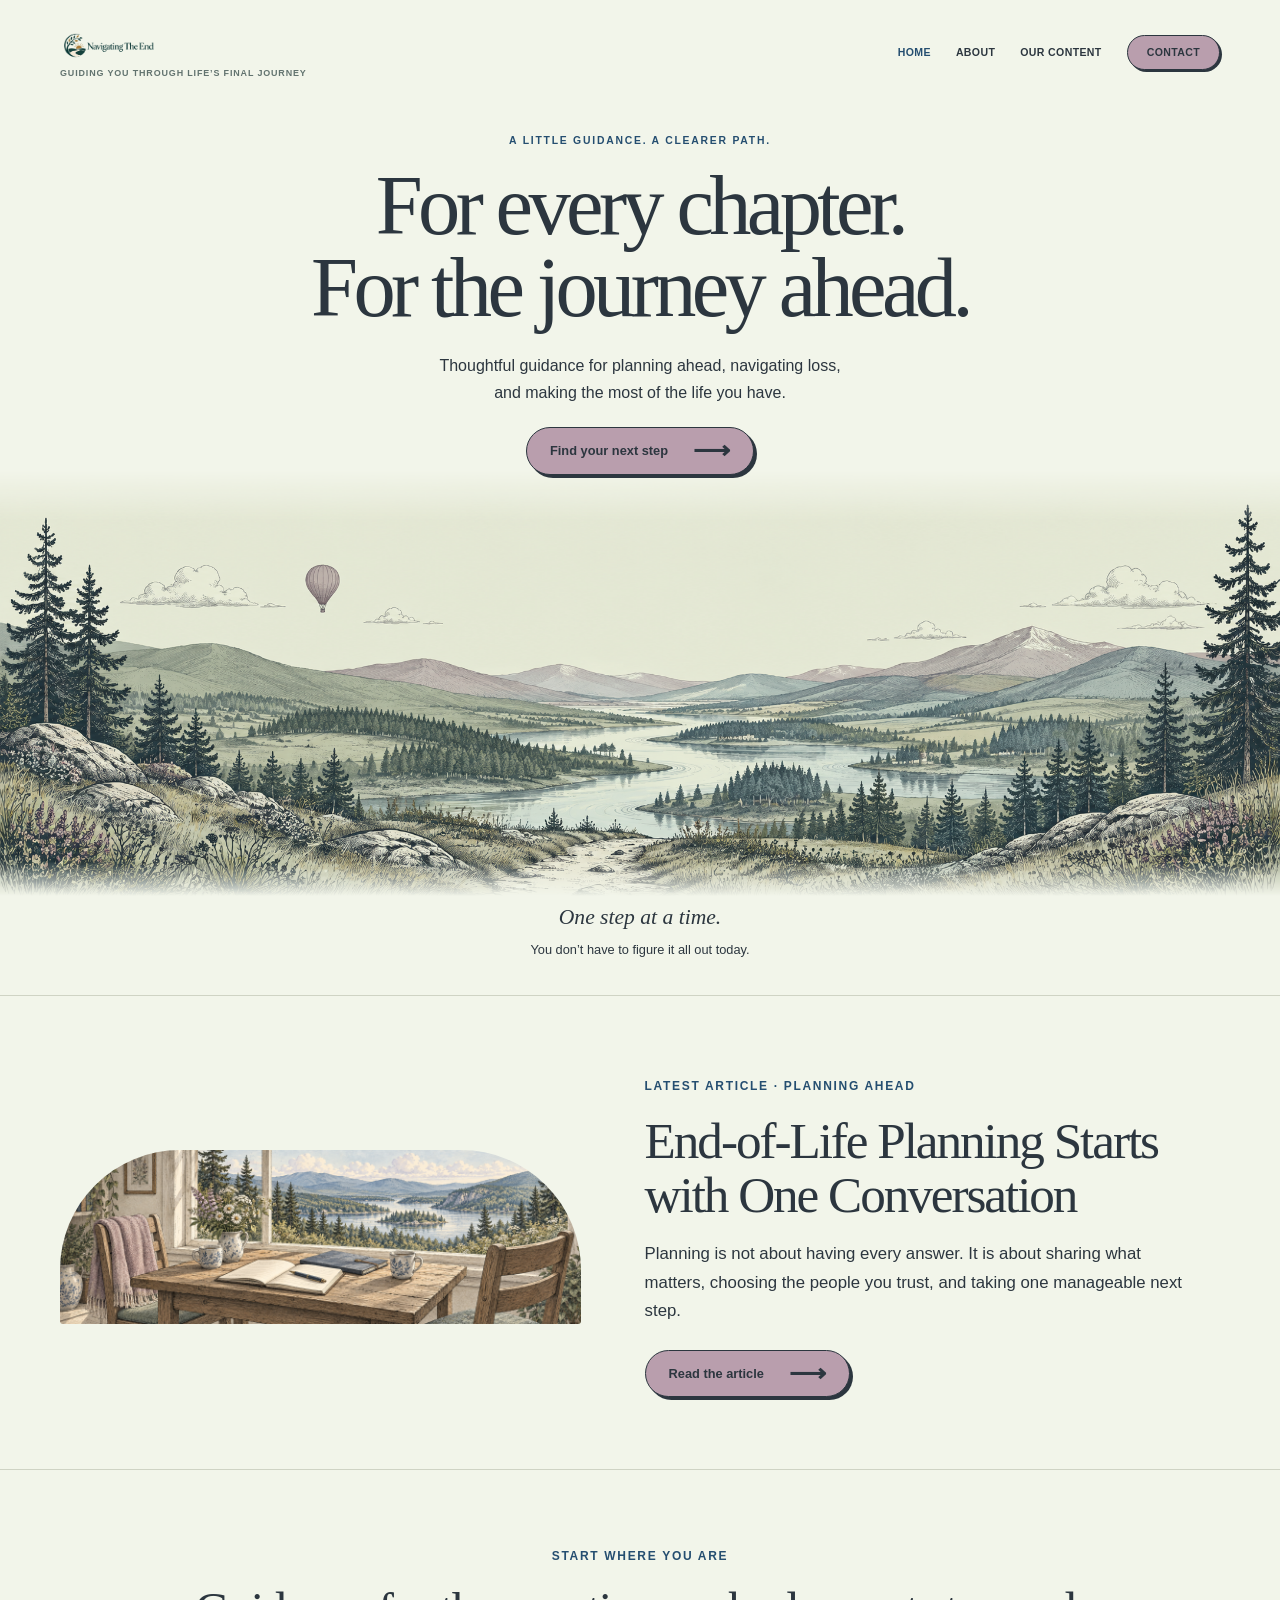
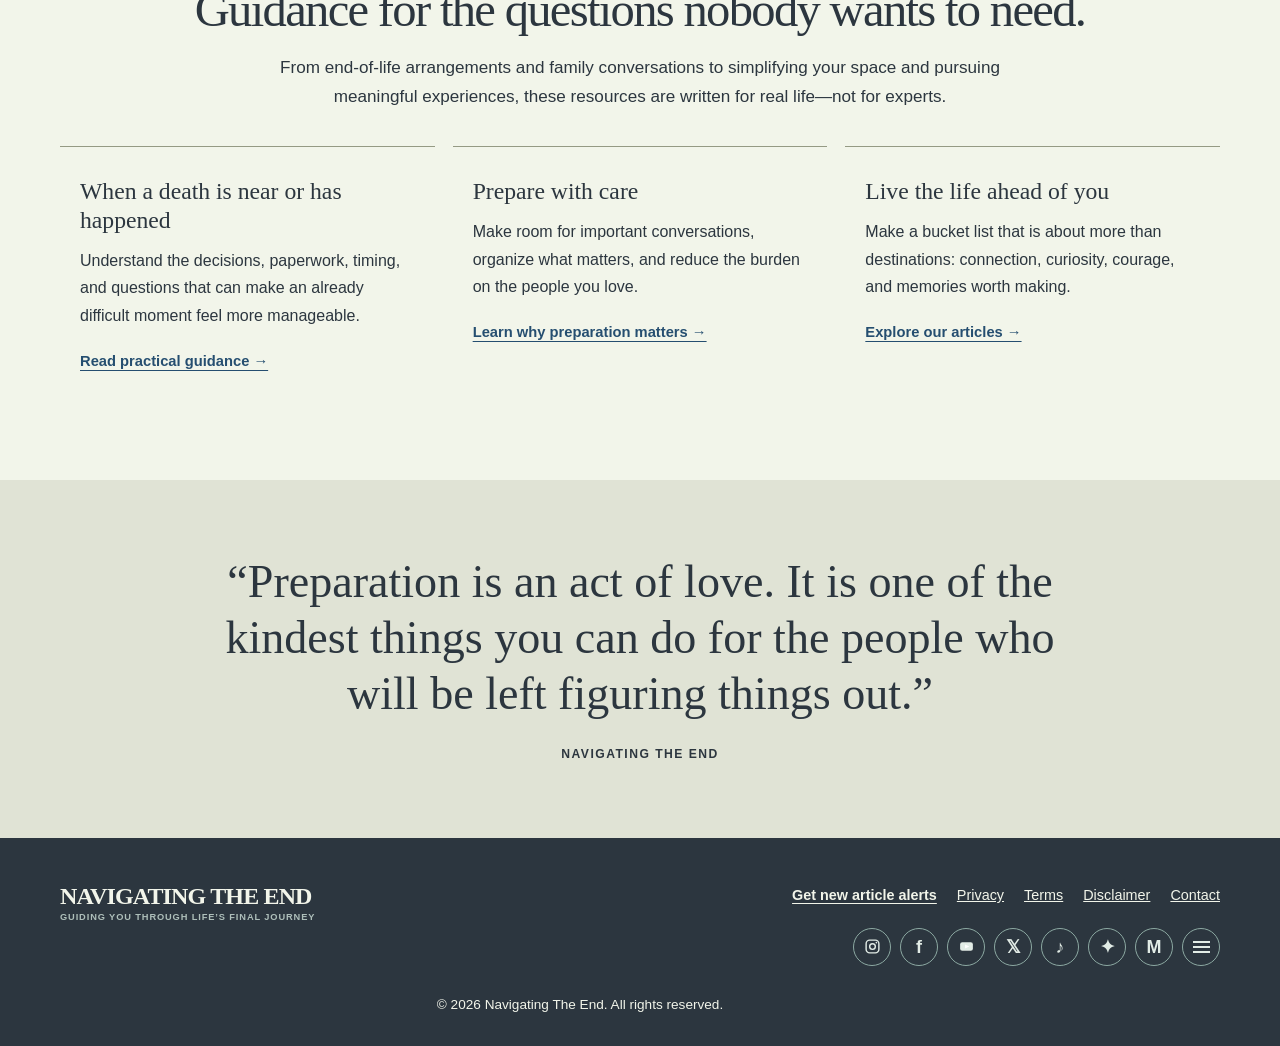
<file: public/index.html>
<!doctype html><html lang="en"><head><meta charset="utf-8"><meta name="viewport" content="width=device-width,initial-scale=1"><meta name="description" content="Clear, compassionate resources for end-of-life planning, life organization, and making the most of the time ahead."><title>Navigating The End | Clearer next steps</title><link rel="icon" type="image/svg+xml" href="data:image/svg+xml,%3Csvg xmlns='http://www.w3.org/2000/svg' viewBox='0 0 64 64'%3E%3Crect width='64' height='64' rx='12' fill='%23254e70'/%3E%3Cpath d='M19 45V19h9l17 26V19' fill='none' stroke='%23f2f5ea' stroke-width='5'/%3E%3C/svg%3E"><link rel="stylesheet" href="style.css?v=landscape"></head><body class="home"><header class="site-header"><nav class="nav wrap" aria-label="Main navigation"><a class="brand" href="index.html"><span>Navigating the End</span><small>GUIDANCE FOR THE JOURNEY AHEAD</small></a><div class="nav-links"><a aria-current="page" href="index.html">HOME</a><a href="about.html">ABOUT</a><a href="articles.html">OUR CONTENT</a><a href="contact.html">CONTACT</a></div></nav></header><main><section class="journey-hero"><div class="journey-copy"><p class="eyebrow">A little guidance. A clearer path.</p><h1>For every chapter.<br>For the journey ahead.</h1><p>Thoughtful guidance for planning ahead, navigating loss,<br class="desktop-break"> and making the most of the life you have.</p><a class="button" href="articles.html">Find your next step <span aria-hidden="true">⟶</span></a></div><img class="journey-landscape" src="assets/journey-landscape.png" alt="An illustrated river winds through peaceful hills and pine trees beneath a small hot air balloon."><div class="journey-caption"><span>One step at a time.</span><p>You don’t have to figure it all out today.</p></div></section><section class="section latest-story"><div class="wrap latest-story-grid"><figure class="latest-story-image"><img src="assets/one-conversation.png" alt="Two wooden chairs, an open notebook, and cups of coffee look out over a peaceful lake and mountains."></figure><div class="latest-story-copy"><p class="eyebrow">Latest article · Planning ahead</p><h2>End-of-Life Planning Starts with One Conversation</h2><p>Planning is not about having every answer. It is about sharing what matters, choosing the people you trust, and taking one manageable next step.</p><a class="button" href="end-of-life-planning-one-conversation.html">Read the article <span aria-hidden="true">⟶</span></a></div></div></section><section class="section"><div class="wrap"><p class="eyebrow">Start where you are</p><h2>Guidance for the questions nobody wants to need.</h2><p class="lead">From end-of-life arrangements and family conversations to simplifying your space and pursuing meaningful experiences, these resources are written for real life—not for experts.</p><div class="path-grid"><article class="path"><h3>When a death is near or has happened</h3><p>Understand the decisions, paperwork, timing, and questions that can make an already difficult moment feel more manageable.</p><a href="articles.html">Read practical guidance →</a></article><article class="path"><h3>Prepare with care</h3><p>Make room for important conversations, organize what matters, and reduce the burden on the people you love.</p><a href="about.html">Learn why preparation matters →</a></article><article class="path"><h3>Live the life ahead of you</h3><p>Make a bucket list that is about more than destinations: connection, curiosity, courage, and memories worth making.</p><a href="articles.html">Explore our articles →</a></article></div></div></section><section class="quote"><div class="wrap"><blockquote>“Preparation is an act of love. It is one of the kindest things you can do for the people who will be left figuring things out.”</blockquote><cite>Navigating The End</cite></div></section></main><footer class="site-footer"><div class="wrap footer-grid"><a class="brand" href="index.html" >NAVIGATING THE END</a><div class="footer-links"><a href="privacy.html">Privacy Policy</a><a href="terms.html">Terms &amp; Conditions</a><a href="disclaimer.html">Disclaimer</a><a href="contact.html">Contact</a></div></div><div class="wrap copyright">© <span data-year></span> Navigating The End. All rights reserved.</div></footer><script src="script.js"></script></body></html>
</file>
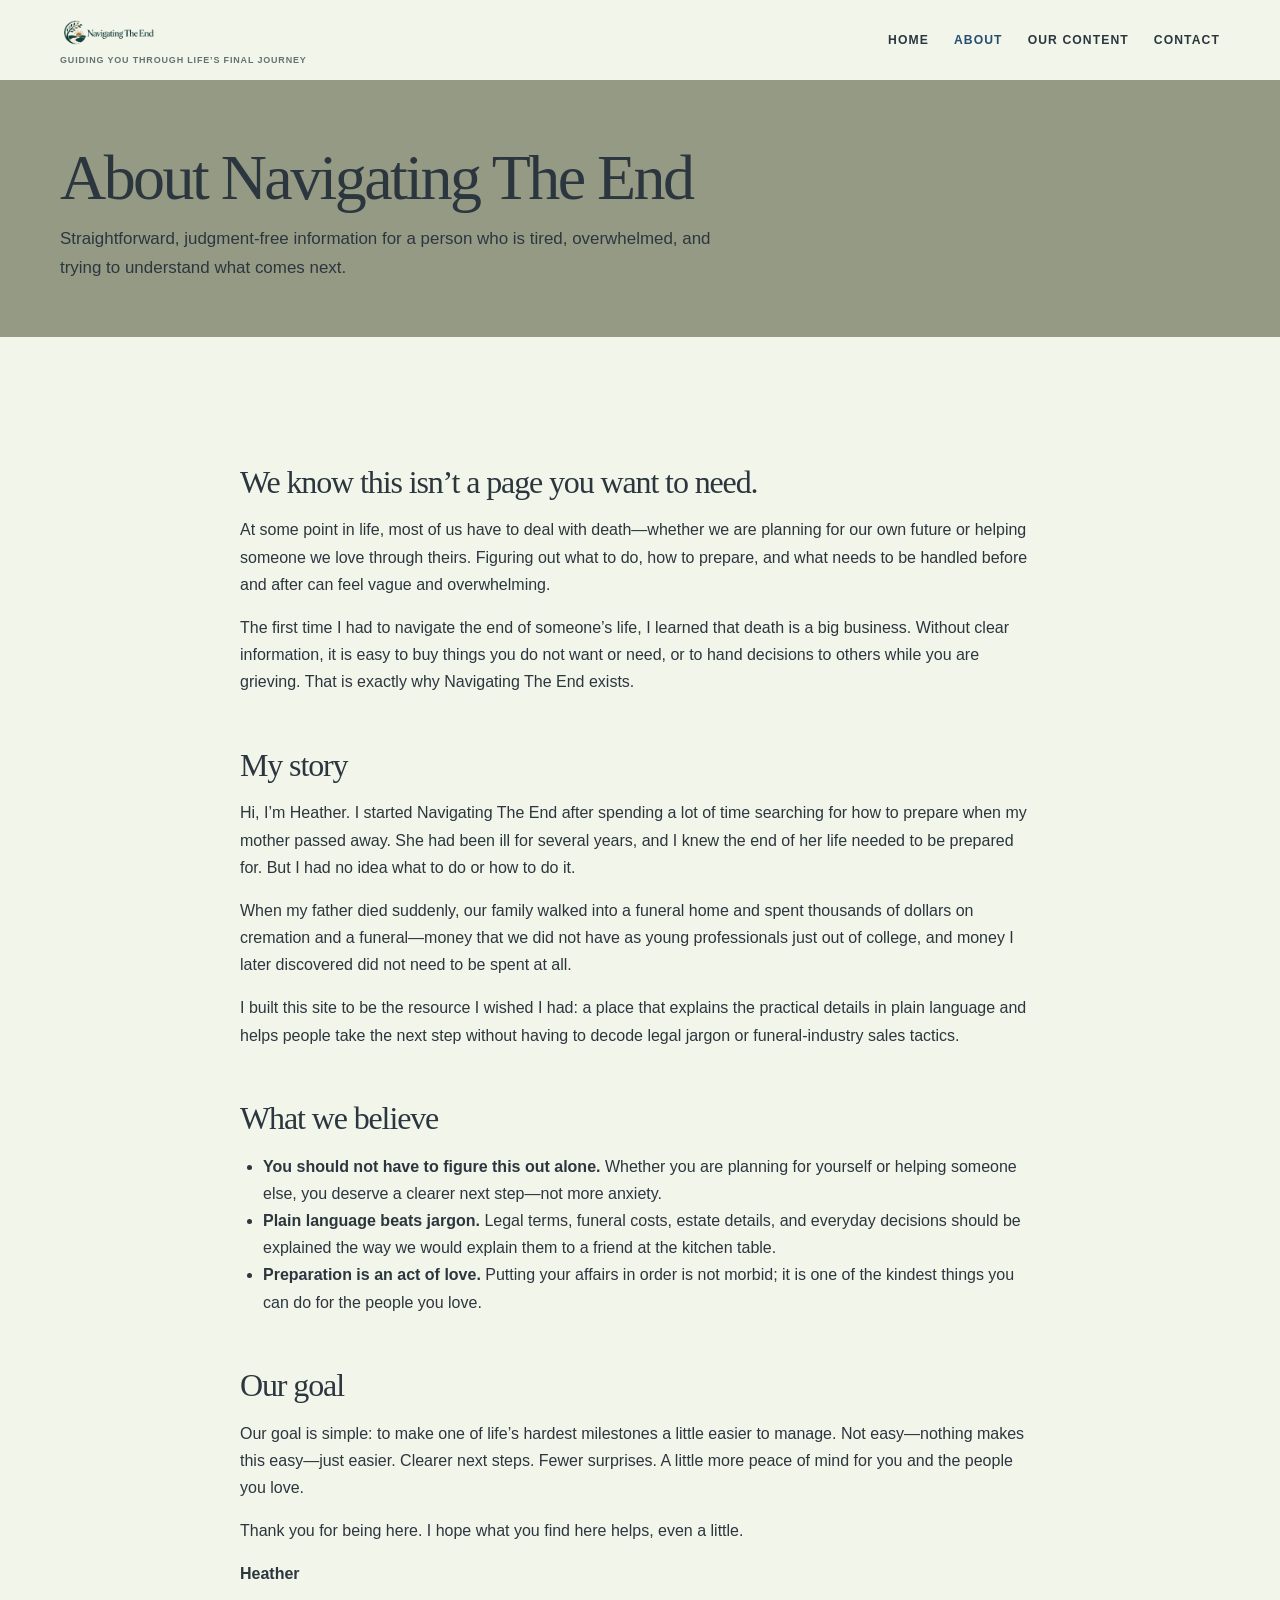
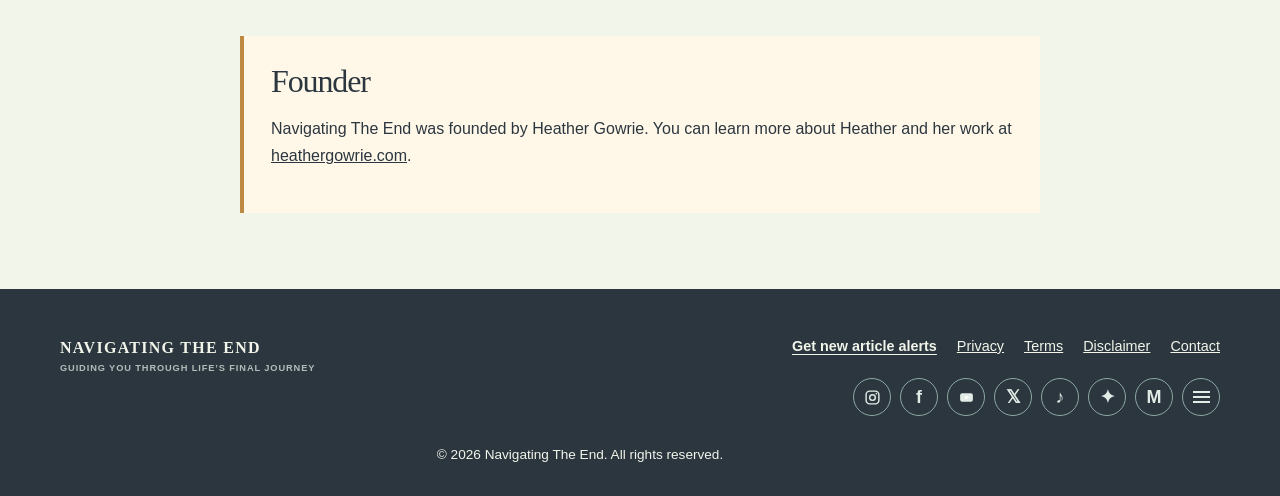
<file: public/about.html>
<!doctype html><html lang="en"><head><meta charset="utf-8"><meta name="viewport" content="width=device-width,initial-scale=1"><meta name="description" content="About Navigating The End."><title>About | Navigating The End</title><link rel="stylesheet" href="style.css"></head><body><header class="site-header"><nav class="nav wrap"><a class="brand" href="index.html">NAVIGATING THE END</a><div class="nav-links"><a href="index.html">HOME</a><a aria-current="page" href="about.html">ABOUT</a><a href="articles.html">OUR CONTENT</a><a href="contact.html">CONTACT</a></div></nav></header><main><header class="page-head"><div class="wrap"><h1>About Navigating The End</h1><p>Straightforward, judgment-free information for a person who is tired, overwhelmed, and trying to understand what comes next.</p></div></header><section class="section"><article class="wrap prose"><h2>We know this isn’t a page you want to need.</h2><p>At some point in life, most of us have to deal with death—whether we are planning for our own future or helping someone we love through theirs. Figuring out what to do, how to prepare, and what needs to be handled before and after can feel vague and overwhelming.</p><p>The first time I had to navigate the end of someone’s life, I learned that death is a big business. Without clear information, it is easy to buy things you do not want or need, or to hand decisions to others while you are grieving. That is exactly why Navigating The End exists.</p><h2>My story</h2><p>Hi, I’m Heather. I started Navigating The End after spending a lot of time searching for how to prepare when my mother passed away. She had been ill for several years, and I knew the end of her life needed to be prepared for. But I had no idea what to do or how to do it.</p><p>When my father died suddenly, our family walked into a funeral home and spent thousands of dollars on cremation and a funeral—money that we did not have as young professionals just out of college, and money I later discovered did not need to be spent at all.</p><p>I built this site to be the resource I wished I had: a place that explains the practical details in plain language and helps people take the next step without having to decode legal jargon or funeral-industry sales tactics.</p><h2>What we believe</h2><ul><li><strong>You should not have to figure this out alone.</strong> Whether you are planning for yourself or helping someone else, you deserve a clearer next step—not more anxiety.</li><li><strong>Plain language beats jargon.</strong> Legal terms, funeral costs, estate details, and everyday decisions should be explained the way we would explain them to a friend at the kitchen table.</li><li><strong>Preparation is an act of love.</strong> Putting your affairs in order is not morbid; it is one of the kindest things you can do for the people you love.</li></ul><h2>Our goal</h2><p>Our goal is simple: to make one of life’s hardest milestones a little easier to manage. Not easy—nothing makes this easy—just easier. Clearer next steps. Fewer surprises. A little more peace of mind for you and the people you love.</p><p>Thank you for being here. I hope what you find here helps, even a little.</p><p><strong>Heather</strong></p></article></section></main><footer class="site-footer"><div class="wrap footer-grid"><a class="brand" href="index.html" >NAVIGATING THE END</a><div class="footer-links"><a href="privacy.html">Privacy Policy</a><a href="terms.html">Terms &amp; Conditions</a><a href="disclaimer.html">Disclaimer</a><a href="contact.html">Contact</a></div></div><div class="wrap copyright">© <span data-year></span> Navigating The End. All rights reserved.</div></footer><script src="script.js"></script></body></html>
</file>
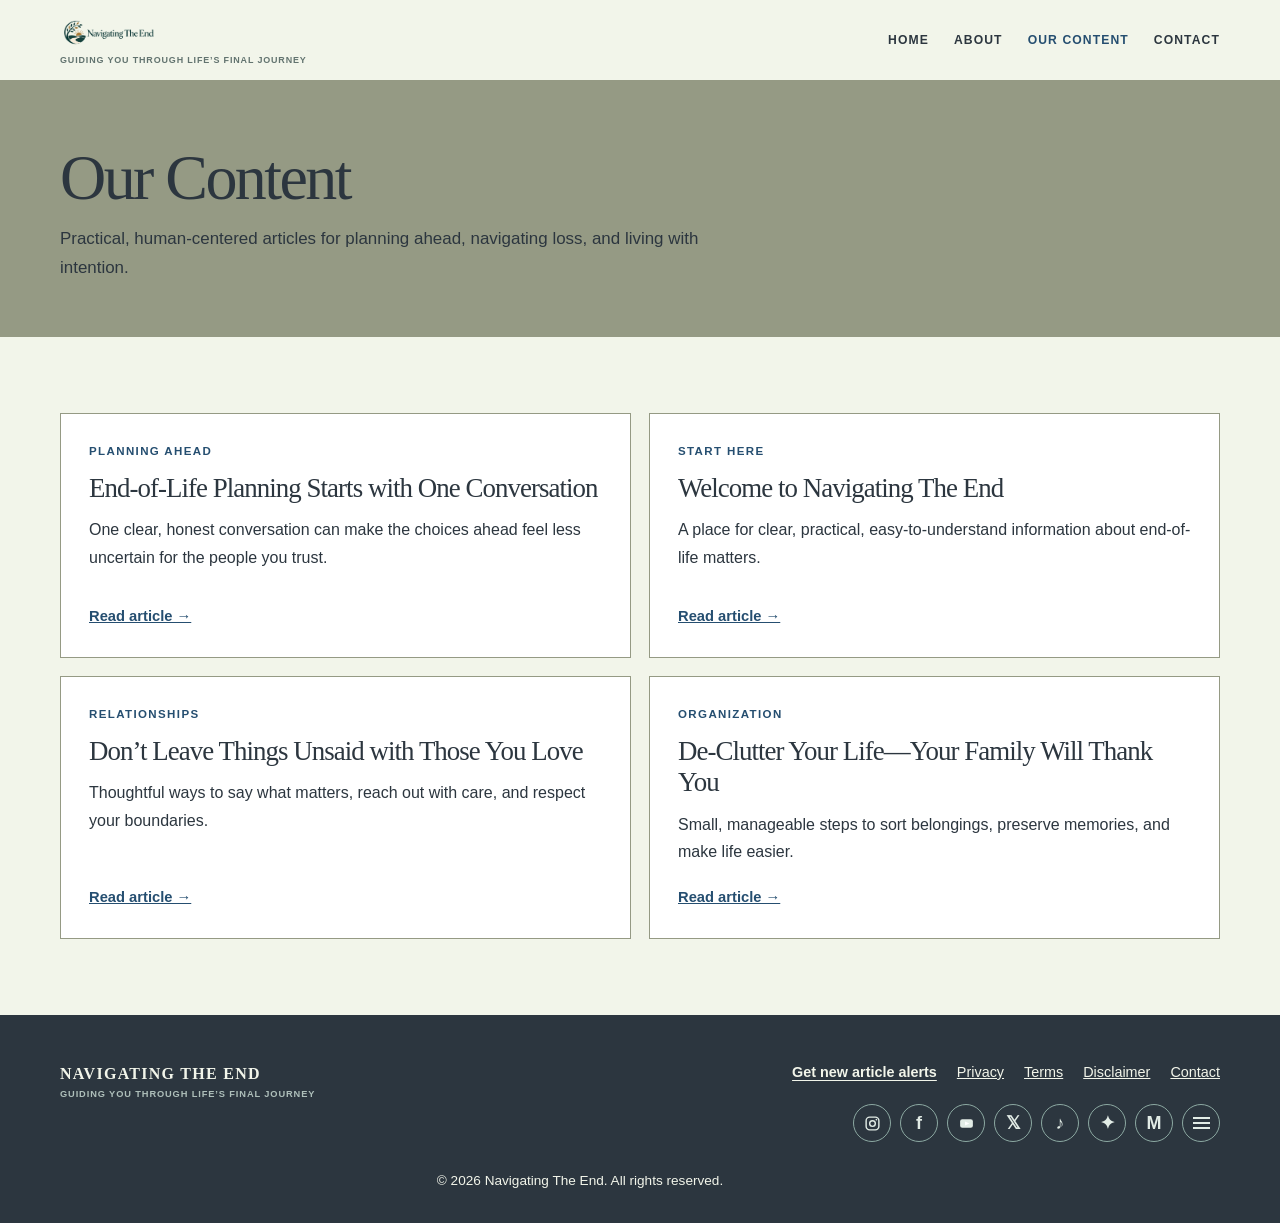
<file: public/articles.html>
<!doctype html><html lang="en"><head><meta charset="utf-8"><meta name="viewport" content="width=device-width,initial-scale=1"><meta name="description" content="Articles from Navigating The End."><title>Our Content | Navigating The End</title><link rel="stylesheet" href="style.css"></head><body><header class="site-header"><nav class="nav wrap"><a class="brand" href="index.html">NAVIGATING THE END</a><div class="nav-links"><a href="index.html">HOME</a><a href="about.html">ABOUT</a><a aria-current="page" href="articles.html">OUR CONTENT</a><a href="contact.html">CONTACT</a></div></nav></header><main><header class="page-head"><div class="wrap"><h1>Our Content</h1><p>Practical, human-centered articles for planning ahead, navigating loss, and living with intention.</p></div></header><section class="section"><div class="wrap"><div class="article-grid"><article class="article-card"><span class="tag">Planning ahead</span><h2>End-of-Life Planning Starts with One Conversation</h2><p>One clear, honest conversation can make the choices ahead feel less uncertain for the people you trust.</p><a href="end-of-life-planning-one-conversation.html">Read article →</a></article><article class="article-card"><span class="tag">Start here</span><h2>Welcome to Navigating The End</h2><p>A place for clear, practical, easy-to-understand information about end-of-life matters.</p><a href="welcome.html">Read article →</a></article><article class="article-card"><span class="tag">Relationships</span><h2>Don’t Leave Things Unsaid with Those You Love</h2><p>Thoughtful ways to say what matters, reach out with care, and respect your boundaries.</p><a href="dont-leave-things-unsaid.html">Read article →</a></article><article class="article-card"><span class="tag">Organization</span><h2>De-Clutter Your Life—Your Family Will Thank You</h2><p>Small, manageable steps to sort belongings, preserve memories, and make life easier.</p><a href="declutter-your-life.html">Read article →</a></article></div></div></section></main><footer class="site-footer"><div class="wrap footer-grid"><a class="brand" href="index.html" >NAVIGATING THE END</a><div class="footer-links"><a href="privacy.html">Privacy Policy</a><a href="terms.html">Terms &amp; Conditions</a><a href="disclaimer.html">Disclaimer</a><a href="contact.html">Contact</a></div></div><div class="wrap copyright">© <span data-year></span> Navigating The End. All rights reserved.</div></footer><script src="script.js"></script></body></html>
</file>
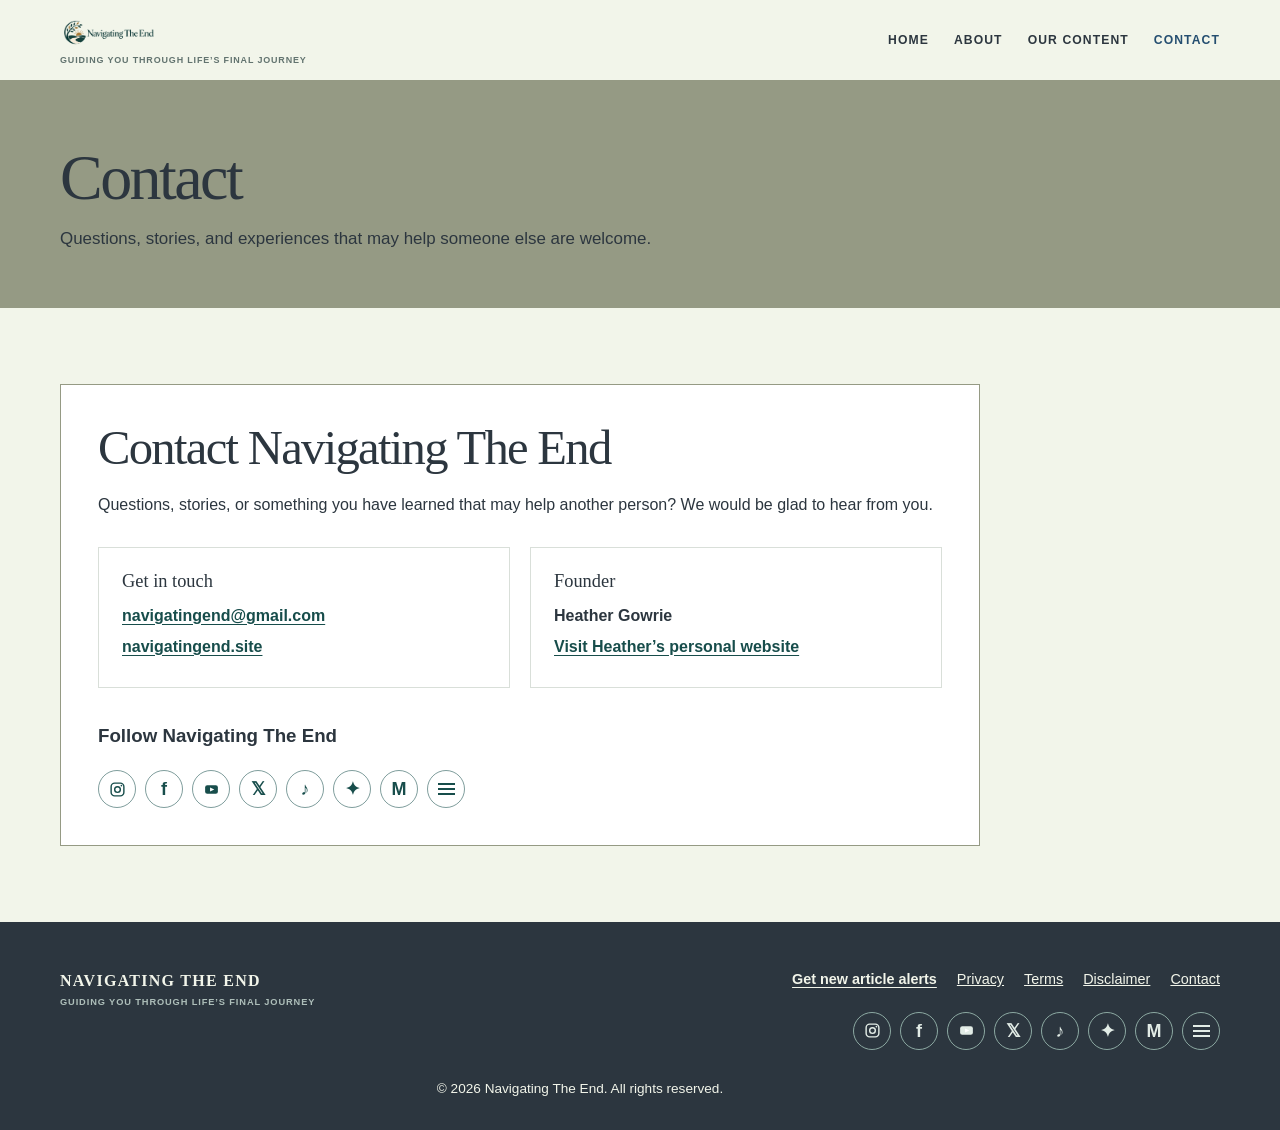
<file: public/contact.html>
<!doctype html><html lang="en"><head><meta charset="utf-8"><meta name="viewport" content="width=device-width,initial-scale=1"><meta name="description" content="Contact Navigating The End."><title>Contact | Navigating The End</title><link rel="stylesheet" href="style.css"></head><body><header class="site-header"><nav class="nav wrap"><a class="brand" href="index.html">NAVIGATING THE END</a><div class="nav-links"><a href="index.html">HOME</a><a href="about.html">ABOUT</a><a href="articles.html">OUR CONTENT</a><a aria-current="page" href="contact.html">CONTACT</a></div></nav></header><main><header class="page-head"><div class="wrap"><h1>Contact</h1><p>Questions, stories, and experiences that may help someone else are welcome.</p></div></header><section class="section"><div class="wrap"><div class="contact-box"><h2>Get in touch</h2><p>If you have a story to share, a question you have struggled to answer, or an experience that could help another person, we would love to hear from you.</p><p><a class="button" href="mailto:heather@gowrie.biz">Email Navigating The End</a></p><p>For questions relating to our privacy practices, see the contact details in our <a href="privacy.html">Privacy Policy</a>.</p></div></div></section></main><footer class="site-footer"><div class="wrap footer-grid"><a class="brand" href="index.html" >NAVIGATING THE END</a><div class="footer-links"><a href="privacy.html">Privacy Policy</a><a href="terms.html">Terms &amp; Conditions</a><a href="disclaimer.html">Disclaimer</a><a href="contact.html">Contact</a></div></div><div class="wrap copyright">© <span data-year></span> Navigating The End. All rights reserved.</div></footer><script src="script.js"></script></body></html>
</file>
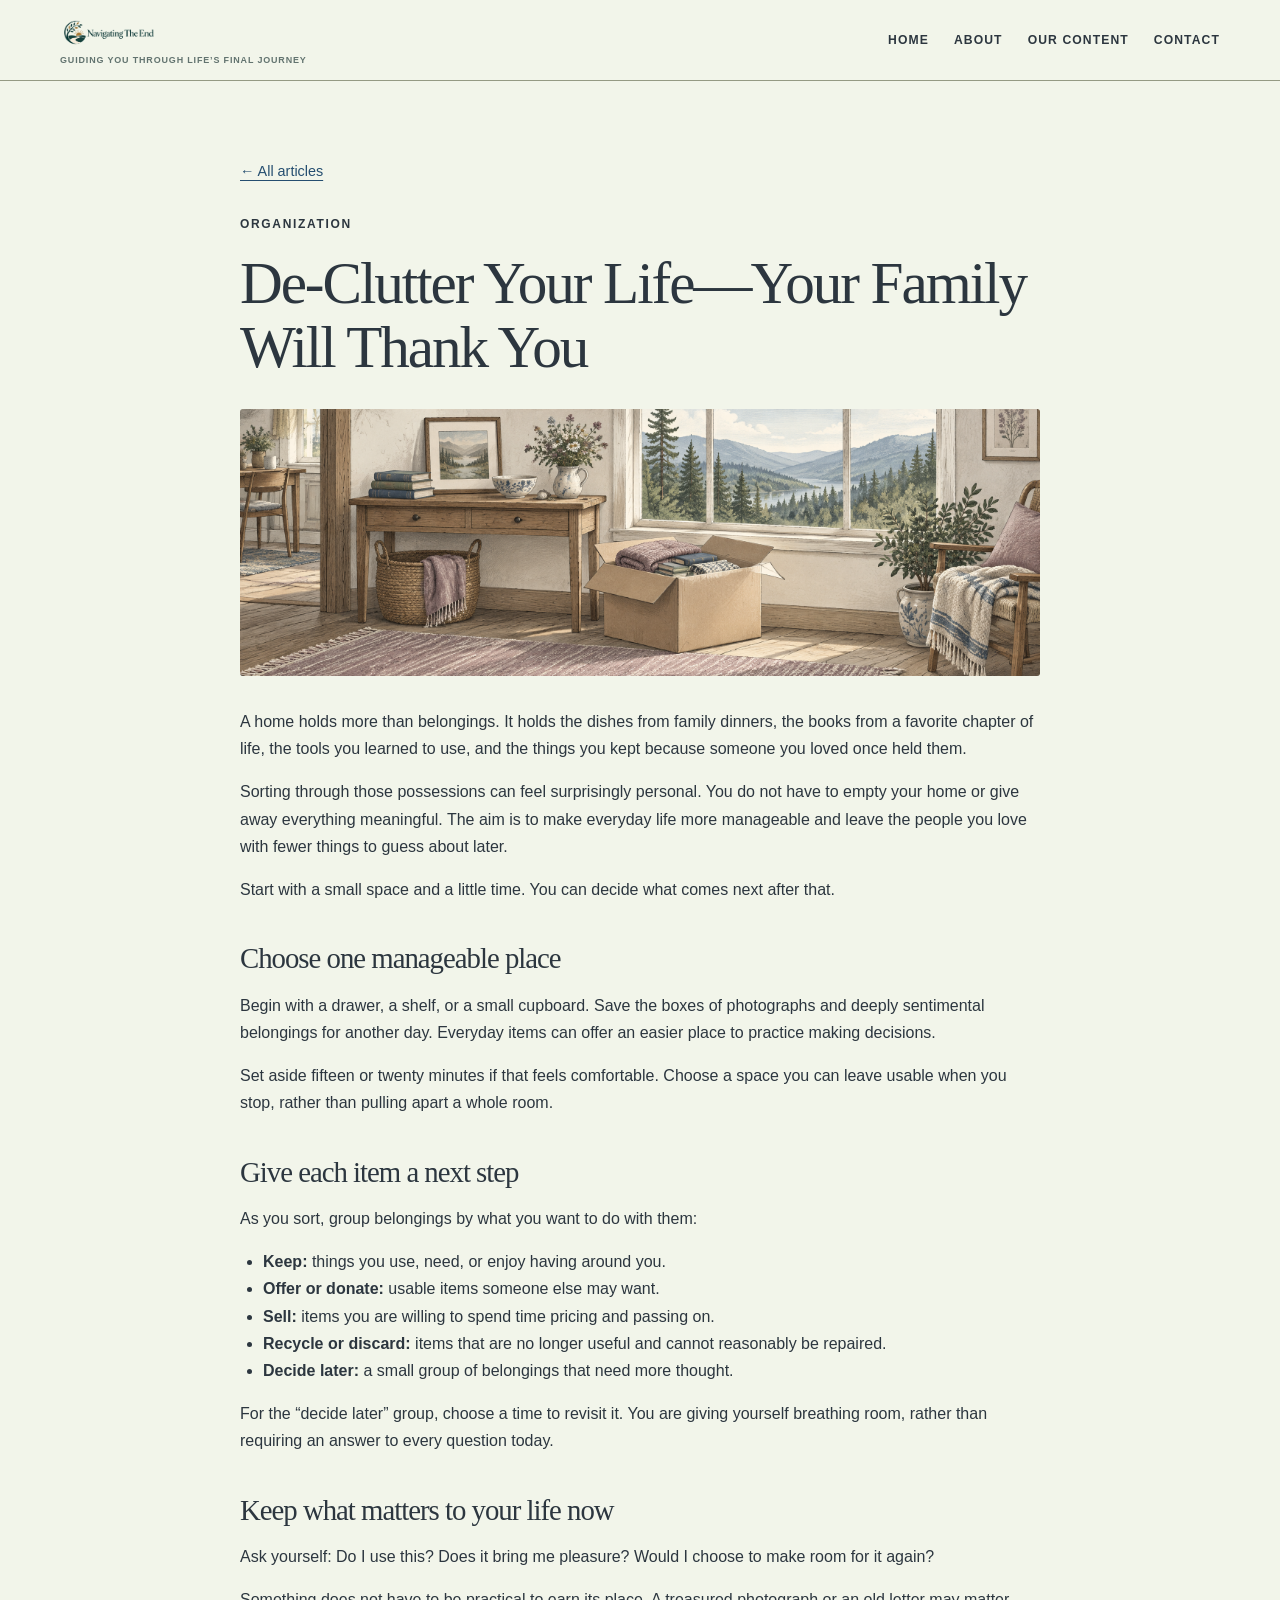
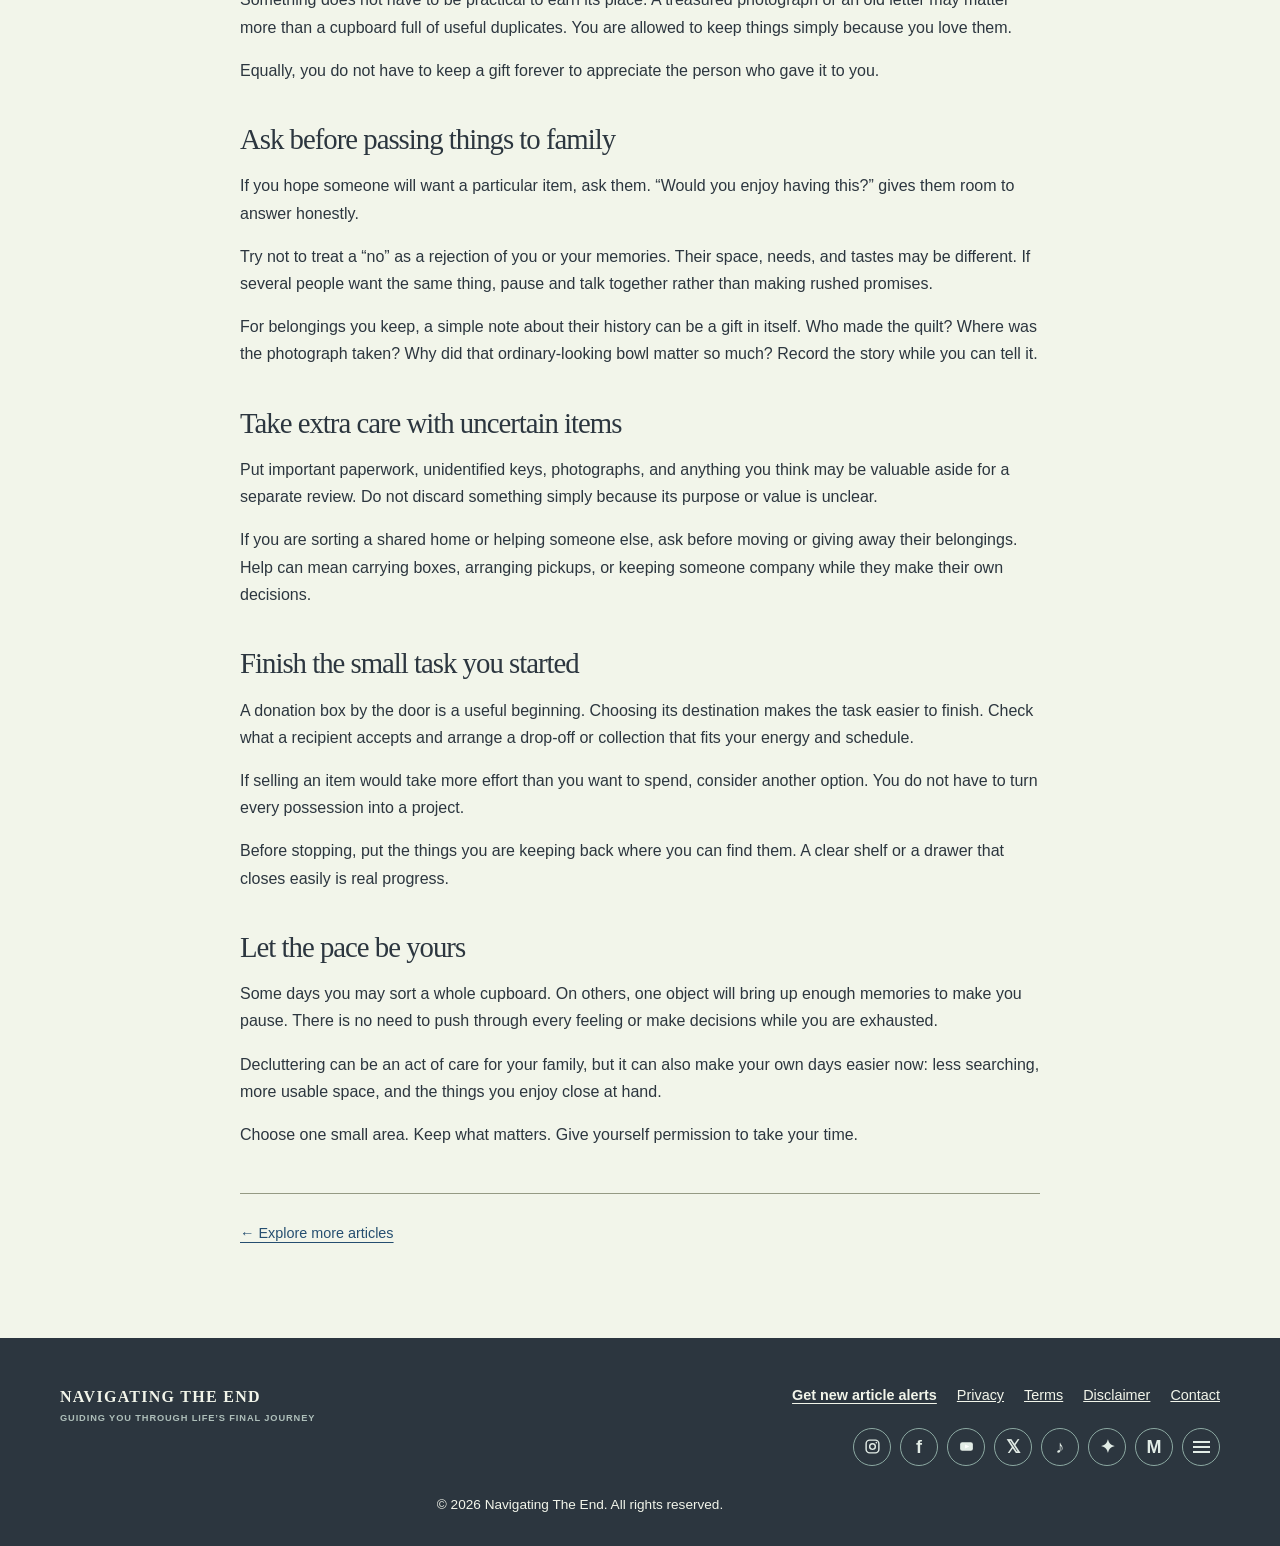
<file: public/declutter-your-life.html>
<!doctype html><html lang="en"><head><meta charset="utf-8"><meta name="viewport" content="width=device-width,initial-scale=1"><meta name="description" content="Gentle, practical steps to sort your belongings, preserve meaningful memories, and make everyday life easier for you and your family."><title>De-Clutter Your Life—Your Family Will Thank You | Navigating The End</title><link rel="stylesheet" href="style.css"></head><body><header class="site-header"><nav class="nav wrap"><a class="brand" href="index.html">NAVIGATING THE END</a><div class="nav-links"><a href="index.html">HOME</a><a href="about.html">ABOUT</a><a href="articles.html">OUR CONTENT</a><a href="contact.html">CONTACT</a></div></nav></header><main><section class="section"><div class="wrap prose"><a class="back-link" href="articles.html">← All articles</a><article class="article-detail"><p class="eyebrow">Organization</p>
<h1>De-Clutter Your Life—Your Family Will Thank You</h1><figure class="article-illustration"><img src="assets/room-for-what-matters.png" alt="A peaceful room with a few treasured belongings arranged beside a window and a box of books and a folded blanket ready to pass along."></figure>
<p>A home holds more than belongings. It holds the dishes from family dinners, the books from a favorite chapter of life, the tools you learned to use, and the things you kept because someone you loved once held them.</p>
<p>Sorting through those possessions can feel surprisingly personal. You do not have to empty your home or give away everything meaningful. The aim is to make everyday life more manageable and leave the people you love with fewer things to guess about later.</p>
<p>Start with a small space and a little time. You can decide what comes next after that.</p>
<h2>Choose one manageable place</h2>
<p>Begin with a drawer, a shelf, or a small cupboard. Save the boxes of photographs and deeply sentimental belongings for another day. Everyday items can offer an easier place to practice making decisions.</p>
<p>Set aside fifteen or twenty minutes if that feels comfortable. Choose a space you can leave usable when you stop, rather than pulling apart a whole room.</p>
<h2>Give each item a next step</h2>
<p>As you sort, group belongings by what you want to do with them:</p>
<ul><li><strong>Keep:</strong> things you use, need, or enjoy having around you.</li><li><strong>Offer or donate:</strong> usable items someone else may want.</li><li><strong>Sell:</strong> items you are willing to spend time pricing and passing on.</li><li><strong>Recycle or discard:</strong> items that are no longer useful and cannot reasonably be repaired.</li><li><strong>Decide later:</strong> a small group of belongings that need more thought.</li></ul>
<p>For the “decide later” group, choose a time to revisit it. You are giving yourself breathing room, rather than requiring an answer to every question today.</p>
<h2>Keep what matters to your life now</h2>
<p>Ask yourself: Do I use this? Does it bring me pleasure? Would I choose to make room for it again?</p>
<p>Something does not have to be practical to earn its place. A treasured photograph or an old letter may matter more than a cupboard full of useful duplicates. You are allowed to keep things simply because you love them.</p>
<p>Equally, you do not have to keep a gift forever to appreciate the person who gave it to you.</p>
<h2>Ask before passing things to family</h2>
<p>If you hope someone will want a particular item, ask them. “Would you enjoy having this?” gives them room to answer honestly.</p>
<p>Try not to treat a “no” as a rejection of you or your memories. Their space, needs, and tastes may be different. If several people want the same thing, pause and talk together rather than making rushed promises.</p>
<p>For belongings you keep, a simple note about their history can be a gift in itself. Who made the quilt? Where was the photograph taken? Why did that ordinary-looking bowl matter so much? Record the story while you can tell it.</p>
<h2>Take extra care with uncertain items</h2>
<p>Put important paperwork, unidentified keys, photographs, and anything you think may be valuable aside for a separate review. Do not discard something simply because its purpose or value is unclear.</p>
<p>If you are sorting a shared home or helping someone else, ask before moving or giving away their belongings. Help can mean carrying boxes, arranging pickups, or keeping someone company while they make their own decisions.</p>
<h2>Finish the small task you started</h2>
<p>A donation box by the door is a useful beginning. Choosing its destination makes the task easier to finish. Check what a recipient accepts and arrange a drop-off or collection that fits your energy and schedule.</p>
<p>If selling an item would take more effort than you want to spend, consider another option. You do not have to turn every possession into a project.</p>
<p>Before stopping, put the things you are keeping back where you can find them. A clear shelf or a drawer that closes easily is real progress.</p>
<h2>Let the pace be yours</h2>
<p>Some days you may sort a whole cupboard. On others, one object will bring up enough memories to make you pause. There is no need to push through every feeling or make decisions while you are exhausted.</p>
<p>Decluttering can be an act of care for your family, but it can also make your own days easier now: less searching, more usable space, and the things you enjoy close at hand.</p>
<p>Choose one small area. Keep what matters. Give yourself permission to take your time.</p></article><p class="article-back"><a href="articles.html">← Explore more articles</a></p></div></section></main><footer class="site-footer"><div class="wrap footer-grid"><a class="brand" href="index.html" >NAVIGATING THE END</a><div class="footer-links"><a href="privacy.html">Privacy Policy</a><a href="terms.html">Terms &amp; Conditions</a><a href="disclaimer.html">Disclaimer</a><a href="contact.html">Contact</a></div></div><div class="wrap copyright">© <span data-year></span> Navigating The End. All rights reserved.</div></footer><script src="script.js"></script></body></html>
</file>
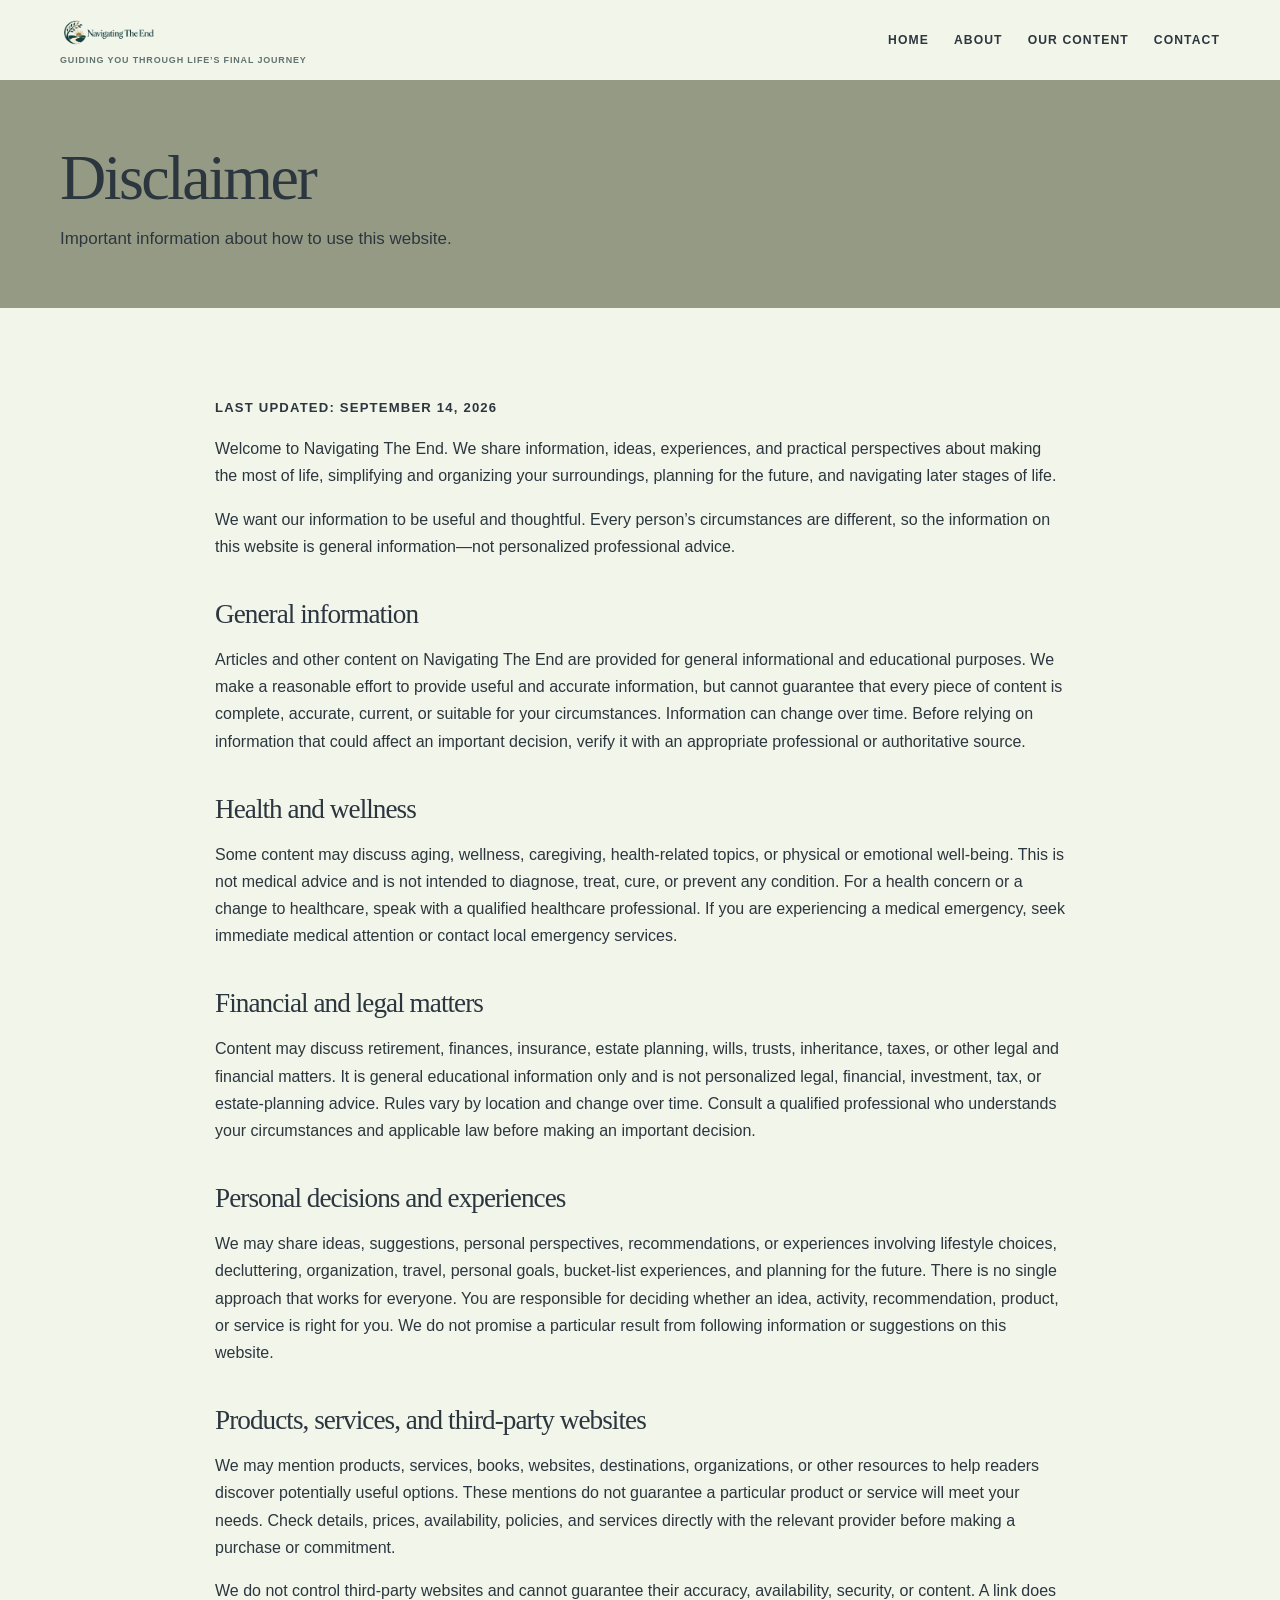
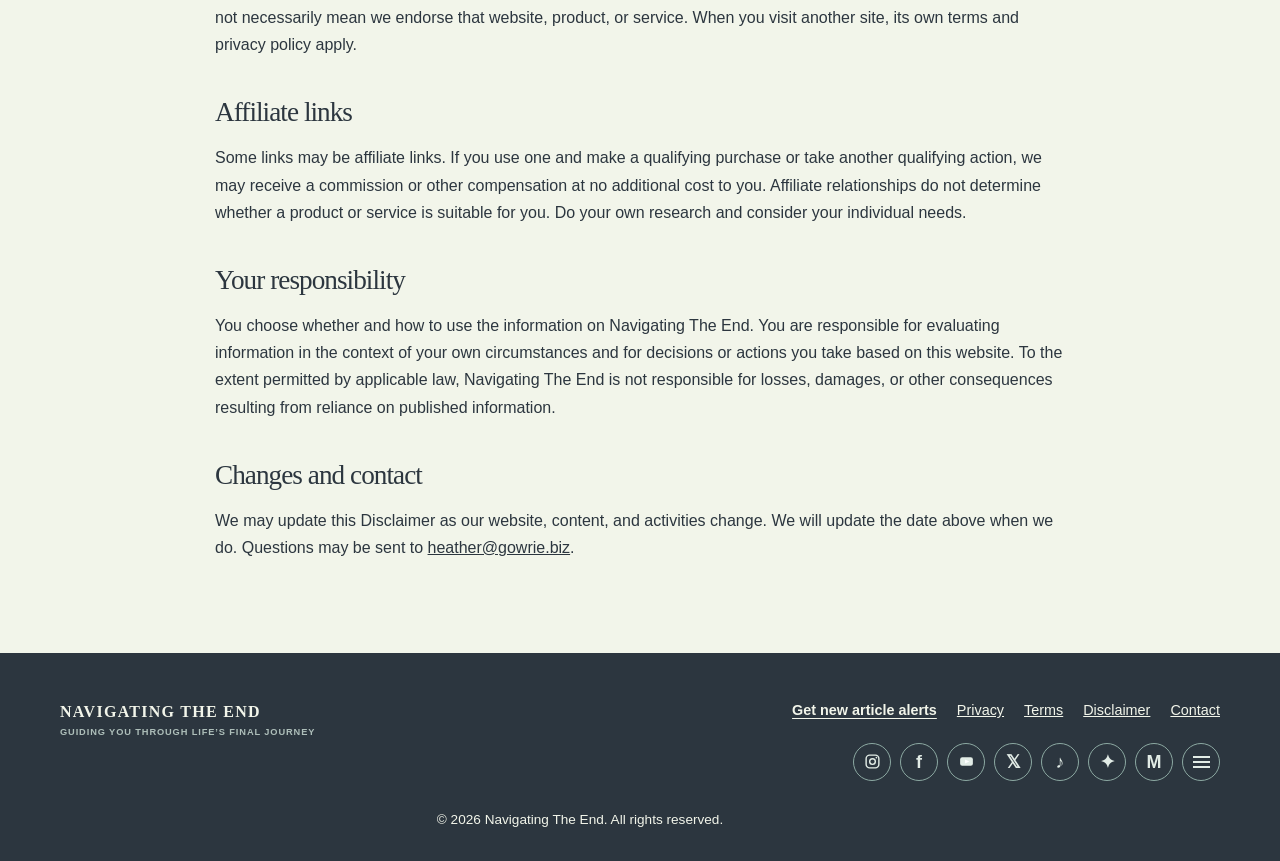
<file: public/disclaimer.html>
<!doctype html><html lang="en"><head><meta charset="utf-8"><meta name="viewport" content="width=device-width,initial-scale=1"><meta name="description" content="Disclaimer for Navigating The End."><title>Disclaimer | Navigating The End</title><link rel="stylesheet" href="style.css"></head><body><header class="site-header"><nav class="nav wrap"><a class="brand" href="index.html">NAVIGATING THE END</a><div class="nav-links"><a href="index.html">HOME</a><a href="about.html">ABOUT</a><a href="articles.html">OUR CONTENT</a><a href="contact.html">CONTACT</a></div></nav></header><main><header class="page-head"><div class="wrap"><h1>Disclaimer</h1><p>Important information about how to use this website.</p></div></header><section class="section"><article class="wrap prose legal"><p class="last-updated">Last updated: September 14, 2026</p><p>Welcome to Navigating The End. We share information, ideas, experiences, and practical perspectives about making the most of life, simplifying and organizing your surroundings, planning for the future, and navigating later stages of life.</p><p>We want our information to be useful and thoughtful. Every person’s circumstances are different, so the information on this website is general information—not personalized professional advice.</p><h2>General information</h2><p>Articles and other content on Navigating The End are provided for general informational and educational purposes. We make a reasonable effort to provide useful and accurate information, but cannot guarantee that every piece of content is complete, accurate, current, or suitable for your circumstances. Information can change over time. Before relying on information that could affect an important decision, verify it with an appropriate professional or authoritative source.</p><h2>Health and wellness</h2><p>Some content may discuss aging, wellness, caregiving, health-related topics, or physical or emotional well-being. This is not medical advice and is not intended to diagnose, treat, cure, or prevent any condition. For a health concern or a change to healthcare, speak with a qualified healthcare professional. If you are experiencing a medical emergency, seek immediate medical attention or contact local emergency services.</p><h2>Financial and legal matters</h2><p>Content may discuss retirement, finances, insurance, estate planning, wills, trusts, inheritance, taxes, or other legal and financial matters. It is general educational information only and is not personalized legal, financial, investment, tax, or estate-planning advice. Rules vary by location and change over time. Consult a qualified professional who understands your circumstances and applicable law before making an important decision.</p><h2>Personal decisions and experiences</h2><p>We may share ideas, suggestions, personal perspectives, recommendations, or experiences involving lifestyle choices, decluttering, organization, travel, personal goals, bucket-list experiences, and planning for the future. There is no single approach that works for everyone. You are responsible for deciding whether an idea, activity, recommendation, product, or service is right for you. We do not promise a particular result from following information or suggestions on this website.</p><h2>Products, services, and third-party websites</h2><p>We may mention products, services, books, websites, destinations, organizations, or other resources to help readers discover potentially useful options. These mentions do not guarantee a particular product or service will meet your needs. Check details, prices, availability, policies, and services directly with the relevant provider before making a purchase or commitment.</p><p>We do not control third-party websites and cannot guarantee their accuracy, availability, security, or content. A link does not necessarily mean we endorse that website, product, or service. When you visit another site, its own terms and privacy policy apply.</p><h2>Affiliate links</h2><p>Some links may be affiliate links. If you use one and make a qualifying purchase or take another qualifying action, we may receive a commission or other compensation at no additional cost to you. Affiliate relationships do not determine whether a product or service is suitable for you. Do your own research and consider your individual needs.</p><h2>Your responsibility</h2><p>You choose whether and how to use the information on Navigating The End. You are responsible for evaluating information in the context of your own circumstances and for decisions or actions you take based on this website. To the extent permitted by applicable law, Navigating The End is not responsible for losses, damages, or other consequences resulting from reliance on published information.</p><h2>Changes and contact</h2><p>We may update this Disclaimer as our website, content, and activities change. We will update the date above when we do. Questions may be sent to <a href="mailto:heather@gowrie.biz">heather@gowrie.biz</a>.</p></article></section></main><footer class="site-footer"><div class="wrap footer-grid"><a class="brand" href="index.html" >NAVIGATING THE END</a><div class="footer-links"><a href="privacy.html">Privacy Policy</a><a href="terms.html">Terms &amp; Conditions</a><a href="disclaimer.html">Disclaimer</a><a href="contact.html">Contact</a></div></div><div class="wrap copyright">© <span data-year></span> Navigating The End. All rights reserved.</div></footer><script src="script.js"></script></body></html>
</file>
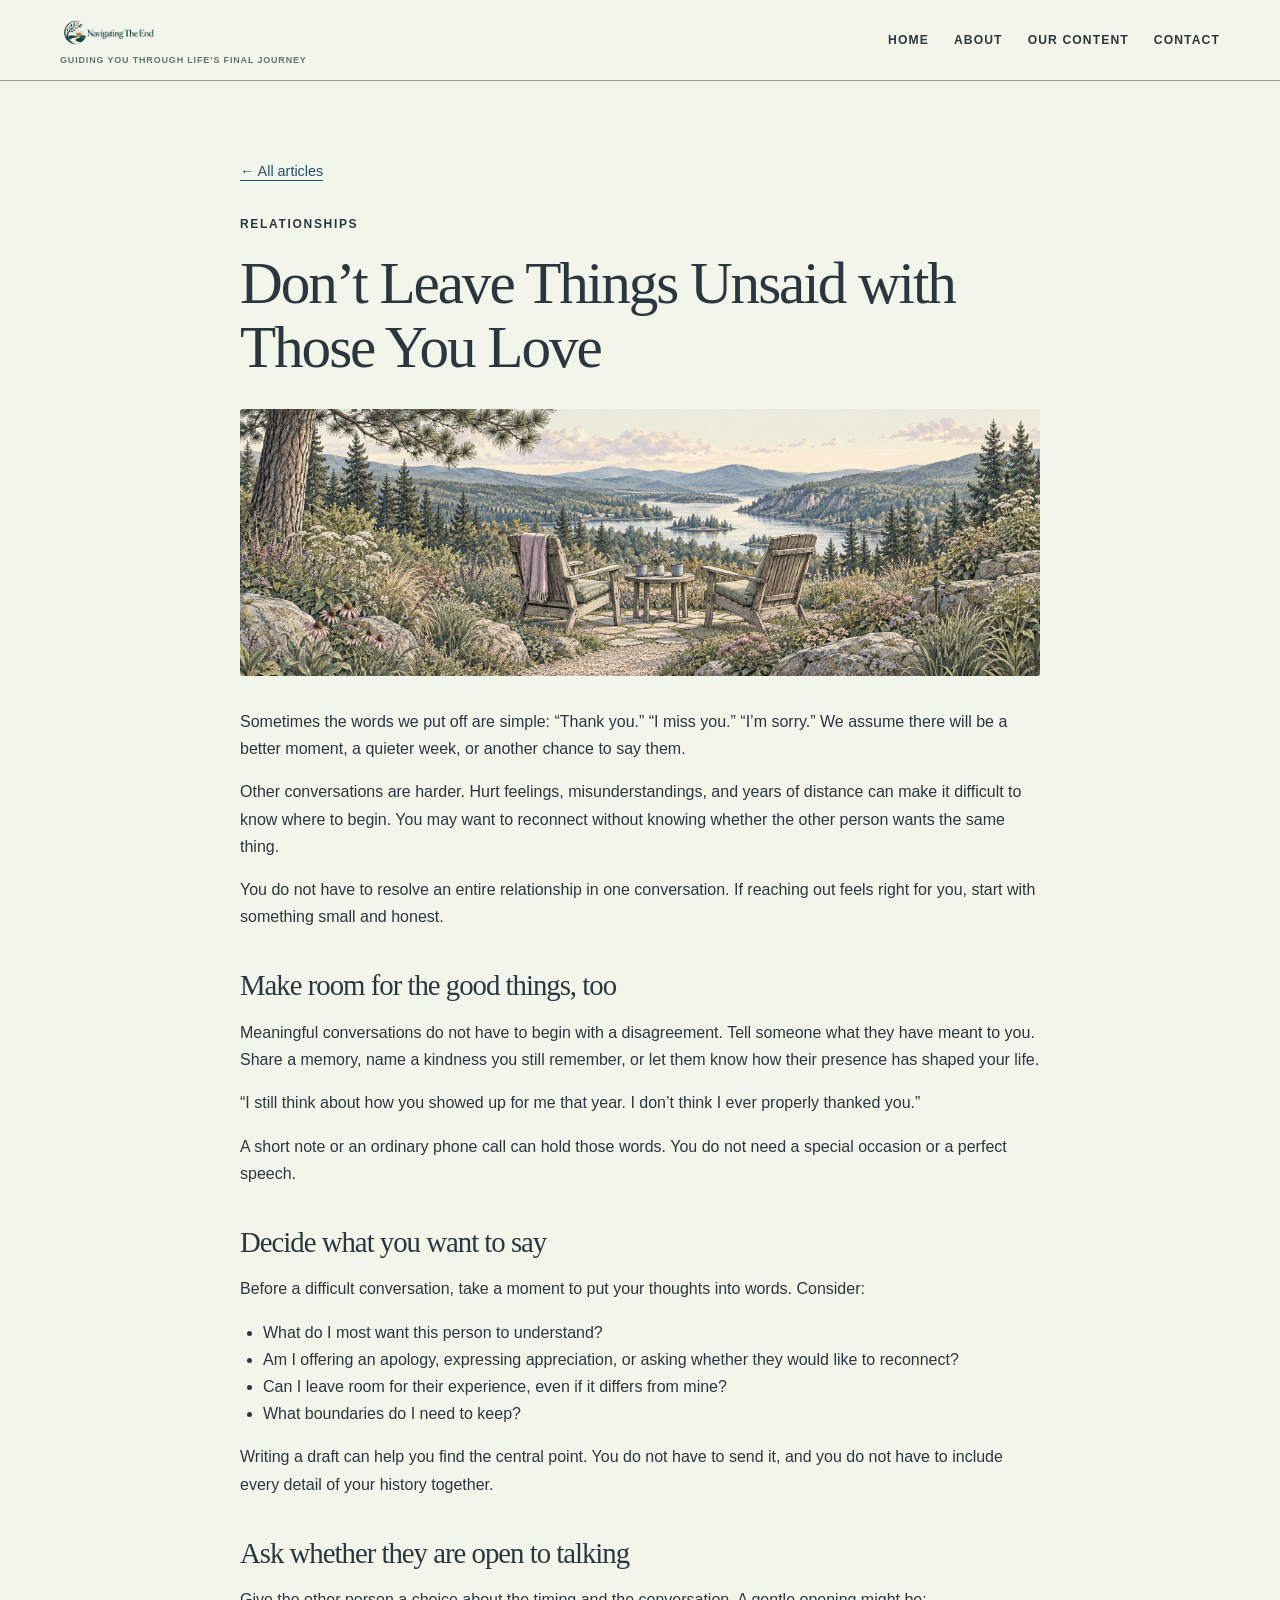
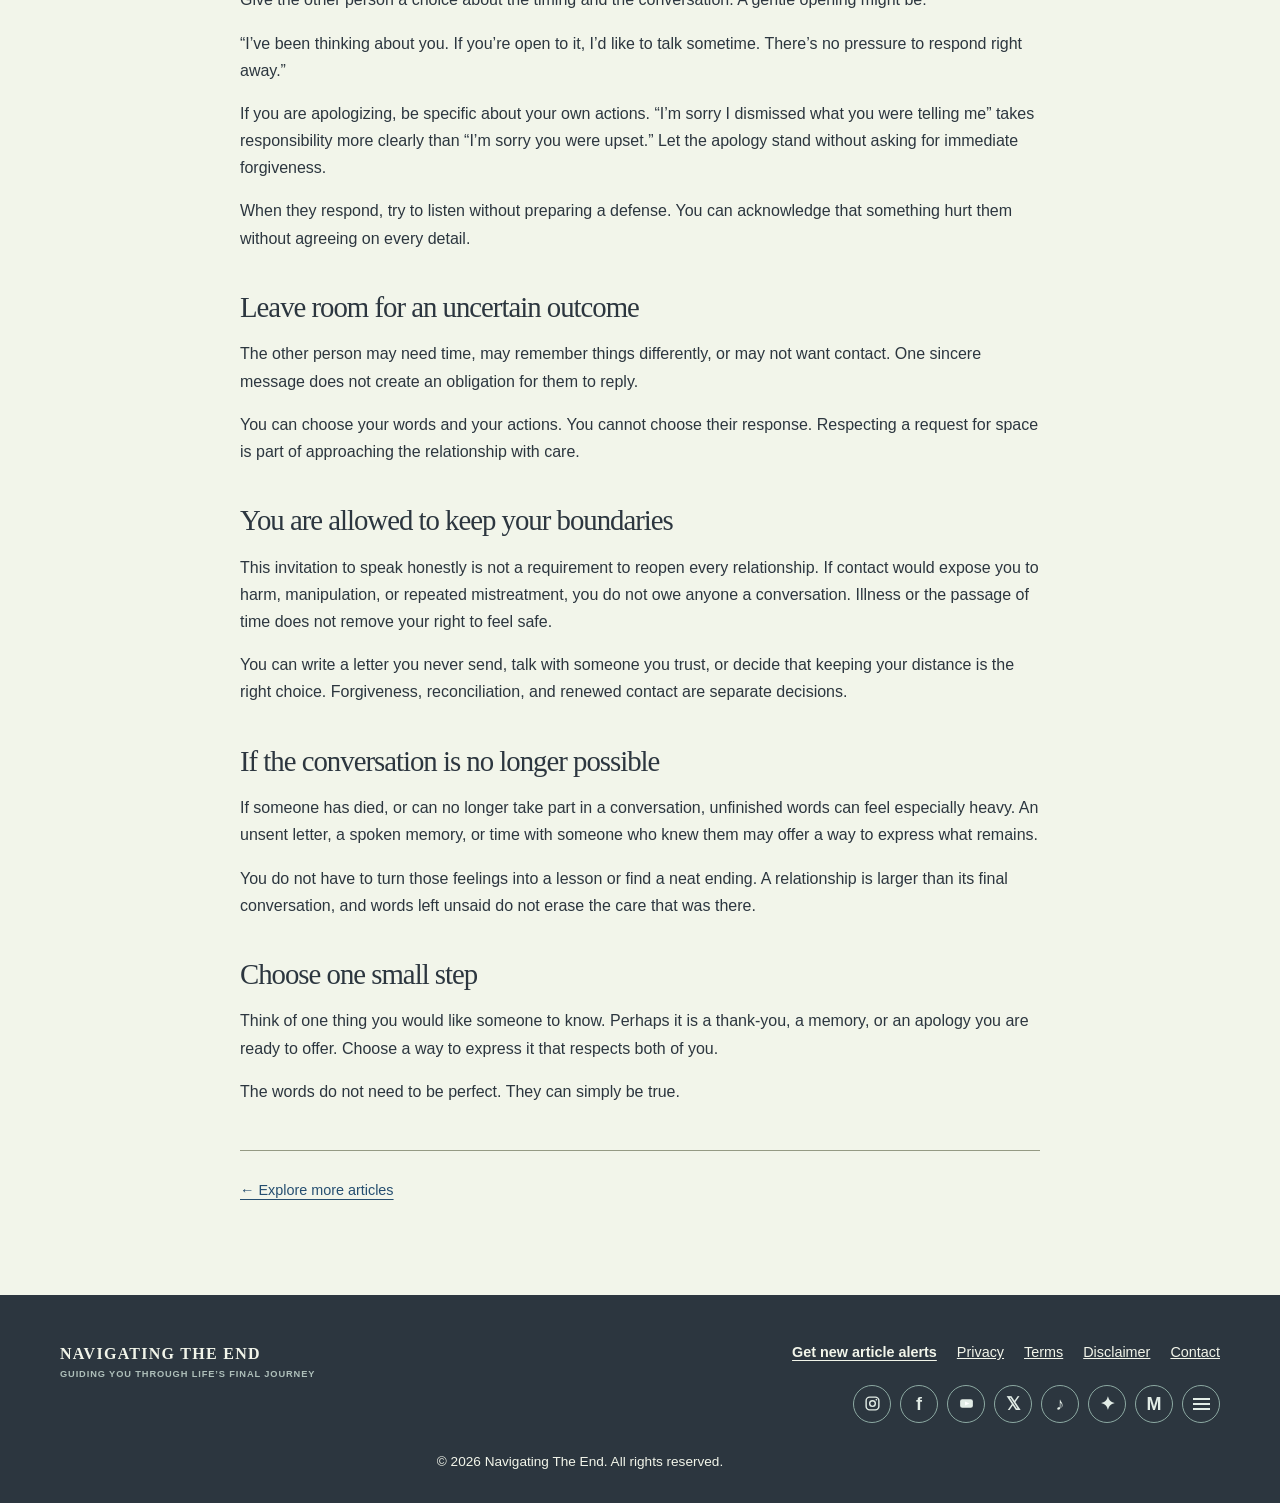
<file: public/dont-leave-things-unsaid.html>
<!doctype html><html lang="en"><head><meta charset="utf-8"><meta name="viewport" content="width=device-width,initial-scale=1"><meta name="description" content="Thoughtful ways to express gratitude, offer an apology, and approach difficult conversations while respecting your boundaries and those of others."><title>Don’t Leave Things Unsaid with Those You Love | Navigating The End</title><link rel="stylesheet" href="style.css"></head><body><header class="site-header"><nav class="nav wrap"><a class="brand" href="index.html">NAVIGATING THE END</a><div class="nav-links"><a href="index.html">HOME</a><a href="about.html">ABOUT</a><a href="articles.html">OUR CONTENT</a><a href="contact.html">CONTACT</a></div></nav></header><main><section class="section"><div class="wrap prose"><a class="back-link" href="articles.html">← All articles</a><article class="article-detail"><p class="eyebrow">Relationships</p>
<h1>Don’t Leave Things Unsaid with Those You Love</h1><figure class="article-illustration"><img src="assets/a-place-to-talk.png" alt="Two wooden chairs and a small table with two cups overlook a peaceful river and pine-covered hills, offering a quiet place for conversation."></figure>
<p>Sometimes the words we put off are simple: “Thank you.” “I miss you.” “I’m sorry.” We assume there will be a better moment, a quieter week, or another chance to say them.</p>
<p>Other conversations are harder. Hurt feelings, misunderstandings, and years of distance can make it difficult to know where to begin. You may want to reconnect without knowing whether the other person wants the same thing.</p>
<p>You do not have to resolve an entire relationship in one conversation. If reaching out feels right for you, start with something small and honest.</p>
<h2>Make room for the good things, too</h2>
<p>Meaningful conversations do not have to begin with a disagreement. Tell someone what they have meant to you. Share a memory, name a kindness you still remember, or let them know how their presence has shaped your life.</p>
<p>“I still think about how you showed up for me that year. I don’t think I ever properly thanked you.”</p>
<p>A short note or an ordinary phone call can hold those words. You do not need a special occasion or a perfect speech.</p>
<h2>Decide what you want to say</h2>
<p>Before a difficult conversation, take a moment to put your thoughts into words. Consider:</p>
<ul><li>What do I most want this person to understand?</li><li>Am I offering an apology, expressing appreciation, or asking whether they would like to reconnect?</li><li>Can I leave room for their experience, even if it differs from mine?</li><li>What boundaries do I need to keep?</li></ul>
<p>Writing a draft can help you find the central point. You do not have to send it, and you do not have to include every detail of your history together.</p>
<h2>Ask whether they are open to talking</h2>
<p>Give the other person a choice about the timing and the conversation. A gentle opening might be:</p>
<p>“I’ve been thinking about you. If you’re open to it, I’d like to talk sometime. There’s no pressure to respond right away.”</p>
<p>If you are apologizing, be specific about your own actions. “I’m sorry I dismissed what you were telling me” takes responsibility more clearly than “I’m sorry you were upset.” Let the apology stand without asking for immediate forgiveness.</p>
<p>When they respond, try to listen without preparing a defense. You can acknowledge that something hurt them without agreeing on every detail.</p>
<h2>Leave room for an uncertain outcome</h2>
<p>The other person may need time, may remember things differently, or may not want contact. One sincere message does not create an obligation for them to reply.</p>
<p>You can choose your words and your actions. You cannot choose their response. Respecting a request for space is part of approaching the relationship with care.</p>
<h2>You are allowed to keep your boundaries</h2>
<p>This invitation to speak honestly is not a requirement to reopen every relationship. If contact would expose you to harm, manipulation, or repeated mistreatment, you do not owe anyone a conversation. Illness or the passage of time does not remove your right to feel safe.</p>
<p>You can write a letter you never send, talk with someone you trust, or decide that keeping your distance is the right choice. Forgiveness, reconciliation, and renewed contact are separate decisions.</p>
<h2>If the conversation is no longer possible</h2>
<p>If someone has died, or can no longer take part in a conversation, unfinished words can feel especially heavy. An unsent letter, a spoken memory, or time with someone who knew them may offer a way to express what remains.</p>
<p>You do not have to turn those feelings into a lesson or find a neat ending. A relationship is larger than its final conversation, and words left unsaid do not erase the care that was there.</p>
<h2>Choose one small step</h2>
<p>Think of one thing you would like someone to know. Perhaps it is a thank-you, a memory, or an apology you are ready to offer. Choose a way to express it that respects both of you.</p>
<p>The words do not need to be perfect. They can simply be true.</p></article><p class="article-back"><a href="articles.html">← Explore more articles</a></p></div></section></main><footer class="site-footer"><div class="wrap footer-grid"><a class="brand" href="index.html" >NAVIGATING THE END</a><div class="footer-links"><a href="privacy.html">Privacy Policy</a><a href="terms.html">Terms &amp; Conditions</a><a href="disclaimer.html">Disclaimer</a><a href="contact.html">Contact</a></div></div><div class="wrap copyright">© <span data-year></span> Navigating The End. All rights reserved.</div></footer><script src="script.js"></script></body></html>
</file>
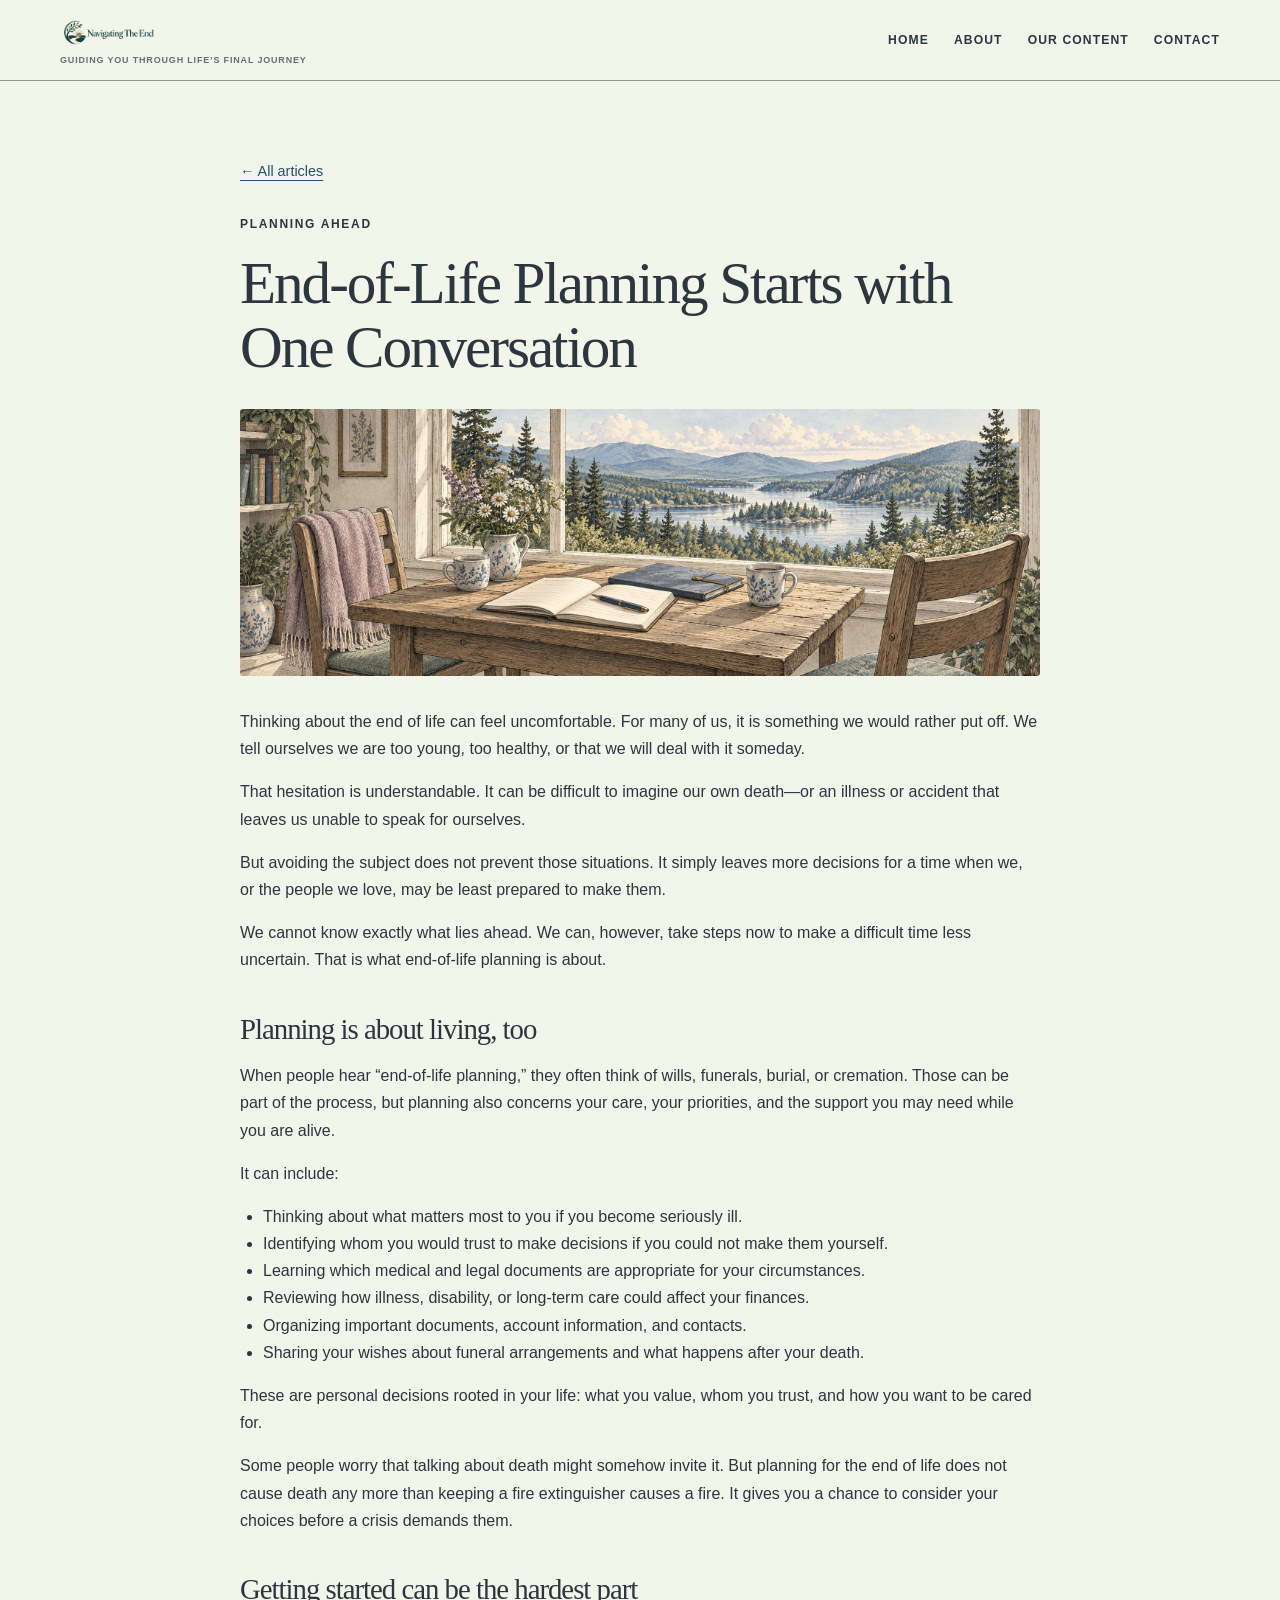
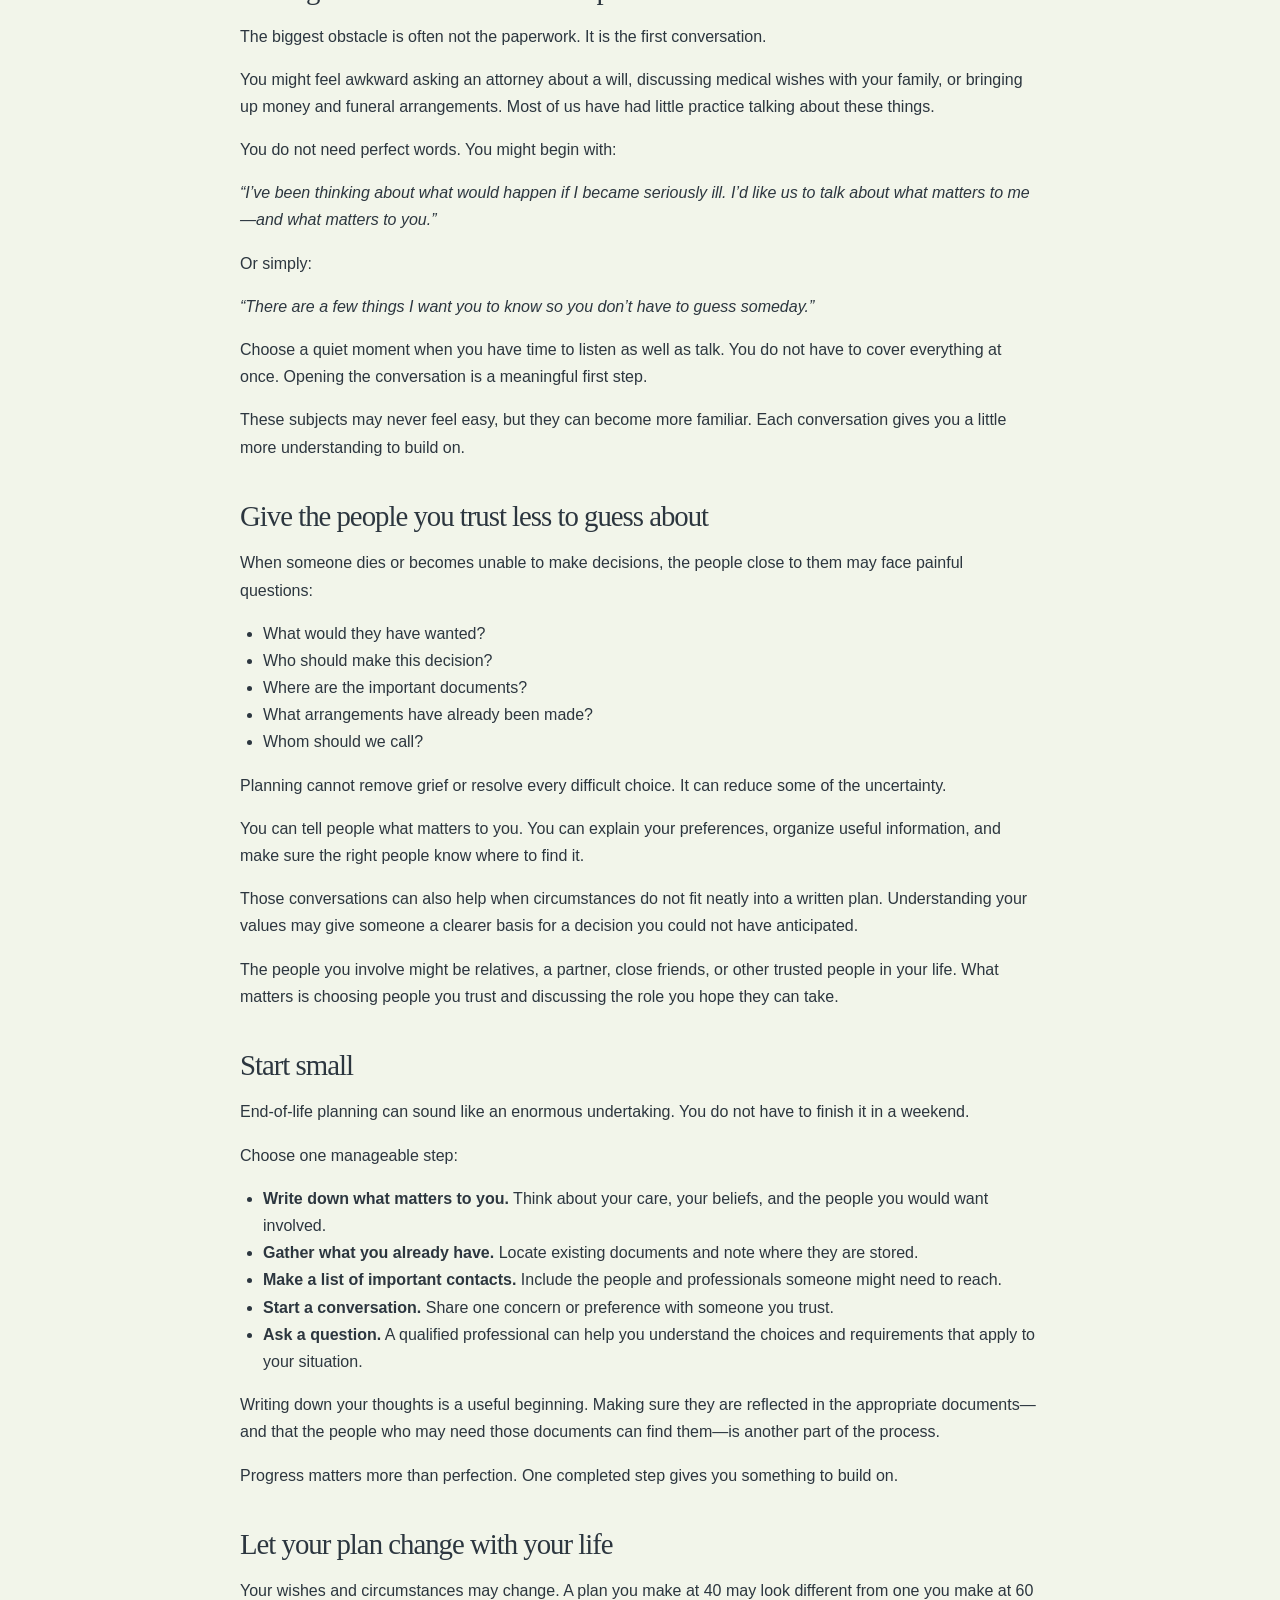
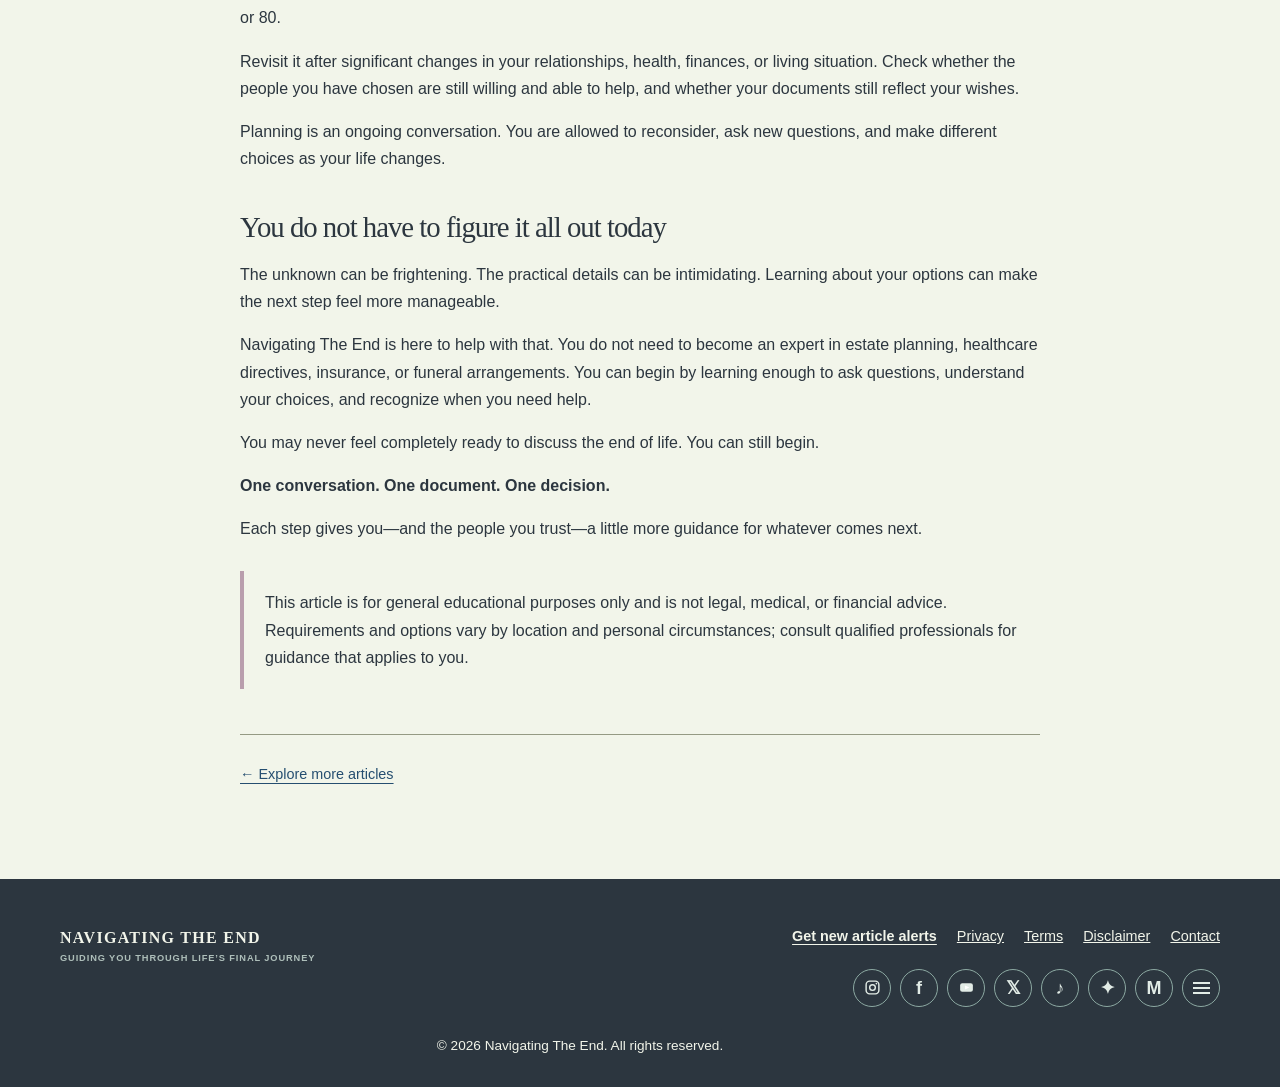
<file: public/end-of-life-planning-one-conversation.html>
<!doctype html>
<html lang="en">
<head>
  <meta charset="utf-8">
  <meta name="viewport" content="width=device-width,initial-scale=1">
  <meta name="description" content="End-of-life planning begins with one conversation about what matters, the people you trust, and the choices ahead.">
  <title>End-of-Life Planning Starts with One Conversation | Navigating The End</title>
  <link rel="stylesheet" href="style.css">
</head>
<body>
  <header class="site-header">
    <nav class="nav wrap">
      <a class="brand" href="index.html">NAVIGATING THE END</a>
      <div class="nav-links">
        <a href="index.html">HOME</a><a href="about.html">ABOUT</a><a href="articles.html">OUR CONTENT</a><a href="contact.html">CONTACT</a>
      </div>
    </nav>
  </header>
  <main>
    <section class="section">
      <div class="wrap prose">
        <a class="back-link" href="articles.html">← All articles</a>
        <article class="article-detail">
          <p class="eyebrow">Planning ahead</p>
          <h1>End-of-Life Planning Starts with One Conversation</h1>
          <figure class="article-illustration">
            <img src="assets/one-conversation.png" alt="Two wooden chairs, an open notebook, and cups of coffee look out over a peaceful lake and mountains, inviting a quiet conversation.">
          </figure>
          <p>Thinking about the end of life can feel uncomfortable. For many of us, it is something we would rather put off. We tell ourselves we are too young, too healthy, or that we will deal with it someday.</p>
          <p>That hesitation is understandable. It can be difficult to imagine our own death—or an illness or accident that leaves us unable to speak for ourselves.</p>
          <p>But avoiding the subject does not prevent those situations. It simply leaves more decisions for a time when we, or the people we love, may be least prepared to make them.</p>
          <p>We cannot know exactly what lies ahead. We can, however, take steps now to make a difficult time less uncertain. That is what end-of-life planning is about.</p>

          <h2>Planning is about living, too</h2>
          <p>When people hear “end-of-life planning,” they often think of wills, funerals, burial, or cremation. Those can be part of the process, but planning also concerns your care, your priorities, and the support you may need while you are alive.</p>
          <p>It can include:</p>
          <ul>
            <li>Thinking about what matters most to you if you become seriously ill.</li>
            <li>Identifying whom you would trust to make decisions if you could not make them yourself.</li>
            <li>Learning which medical and legal documents are appropriate for your circumstances.</li>
            <li>Reviewing how illness, disability, or long-term care could affect your finances.</li>
            <li>Organizing important documents, account information, and contacts.</li>
            <li>Sharing your wishes about funeral arrangements and what happens after your death.</li>
          </ul>
          <p>These are personal decisions rooted in your life: what you value, whom you trust, and how you want to be cared for.</p>
          <p>Some people worry that talking about death might somehow invite it. But planning for the end of life does not cause death any more than keeping a fire extinguisher causes a fire. It gives you a chance to consider your choices before a crisis demands them.</p>

          <h2>Getting started can be the hardest part</h2>
          <p>The biggest obstacle is often not the paperwork. It is the first conversation.</p>
          <p>You might feel awkward asking an attorney about a will, discussing medical wishes with your family, or bringing up money and funeral arrangements. Most of us have had little practice talking about these things.</p>
          <p>You do not need perfect words. You might begin with:</p>
          <p><em>“I’ve been thinking about what would happen if I became seriously ill. I’d like us to talk about what matters to me—and what matters to you.”</em></p>
          <p>Or simply:</p>
          <p><em>“There are a few things I want you to know so you don’t have to guess someday.”</em></p>
          <p>Choose a quiet moment when you have time to listen as well as talk. You do not have to cover everything at once. Opening the conversation is a meaningful first step.</p>
          <p>These subjects may never feel easy, but they can become more familiar. Each conversation gives you a little more understanding to build on.</p>

          <h2>Give the people you trust less to guess about</h2>
          <p>When someone dies or becomes unable to make decisions, the people close to them may face painful questions:</p>
          <ul>
            <li>What would they have wanted?</li>
            <li>Who should make this decision?</li>
            <li>Where are the important documents?</li>
            <li>What arrangements have already been made?</li>
            <li>Whom should we call?</li>
          </ul>
          <p>Planning cannot remove grief or resolve every difficult choice. It can reduce some of the uncertainty.</p>
          <p>You can tell people what matters to you. You can explain your preferences, organize useful information, and make sure the right people know where to find it.</p>
          <p>Those conversations can also help when circumstances do not fit neatly into a written plan. Understanding your values may give someone a clearer basis for a decision you could not have anticipated.</p>
          <p>The people you involve might be relatives, a partner, close friends, or other trusted people in your life. What matters is choosing people you trust and discussing the role you hope they can take.</p>

          <h2>Start small</h2>
          <p>End-of-life planning can sound like an enormous undertaking. You do not have to finish it in a weekend.</p>
          <p>Choose one manageable step:</p>
          <ul>
            <li><strong>Write down what matters to you.</strong> Think about your care, your beliefs, and the people you would want involved.</li>
            <li><strong>Gather what you already have.</strong> Locate existing documents and note where they are stored.</li>
            <li><strong>Make a list of important contacts.</strong> Include the people and professionals someone might need to reach.</li>
            <li><strong>Start a conversation.</strong> Share one concern or preference with someone you trust.</li>
            <li><strong>Ask a question.</strong> A qualified professional can help you understand the choices and requirements that apply to your situation.</li>
          </ul>
          <p>Writing down your thoughts is a useful beginning. Making sure they are reflected in the appropriate documents—and that the people who may need those documents can find them—is another part of the process.</p>
          <p>Progress matters more than perfection. One completed step gives you something to build on.</p>

          <h2>Let your plan change with your life</h2>
          <p>Your wishes and circumstances may change. A plan you make at 40 may look different from one you make at 60 or 80.</p>
          <p>Revisit it after significant changes in your relationships, health, finances, or living situation. Check whether the people you have chosen are still willing and able to help, and whether your documents still reflect your wishes.</p>
          <p>Planning is an ongoing conversation. You are allowed to reconsider, ask new questions, and make different choices as your life changes.</p>

          <h2>You do not have to figure it all out today</h2>
          <p>The unknown can be frightening. The practical details can be intimidating. Learning about your options can make the next step feel more manageable.</p>
          <p>Navigating The End is here to help with that. You do not need to become an expert in estate planning, healthcare directives, insurance, or funeral arrangements. You can begin by learning enough to ask questions, understand your choices, and recognize when you need help.</p>
          <p>You may never feel completely ready to discuss the end of life. You can still begin.</p>
          <p><strong>One conversation. One document. One decision.</strong></p>
          <p>Each step gives you—and the people you trust—a little more guidance for whatever comes next.</p>
          <aside class="note">This article is for general educational purposes only and is not legal, medical, or financial advice. Requirements and options vary by location and personal circumstances; consult qualified professionals for guidance that applies to you.</aside>
        </article>
        <p class="article-back"><a href="articles.html">← Explore more articles</a></p>
      </div>
    </section>
  </main>
  <footer class="site-footer"><div class="wrap footer-grid"><a class="brand" href="index.html">NAVIGATING THE END</a><div class="footer-links"><a href="privacy.html">Privacy Policy</a><a href="terms.html">Terms &amp; Conditions</a><a href="disclaimer.html">Disclaimer</a><a href="contact.html">Contact</a></div></div><div class="wrap copyright">© <span data-year></span> Navigating The End. All rights reserved.</div></footer>
  <script src="script.js"></script>
</body>
</html>
</file>
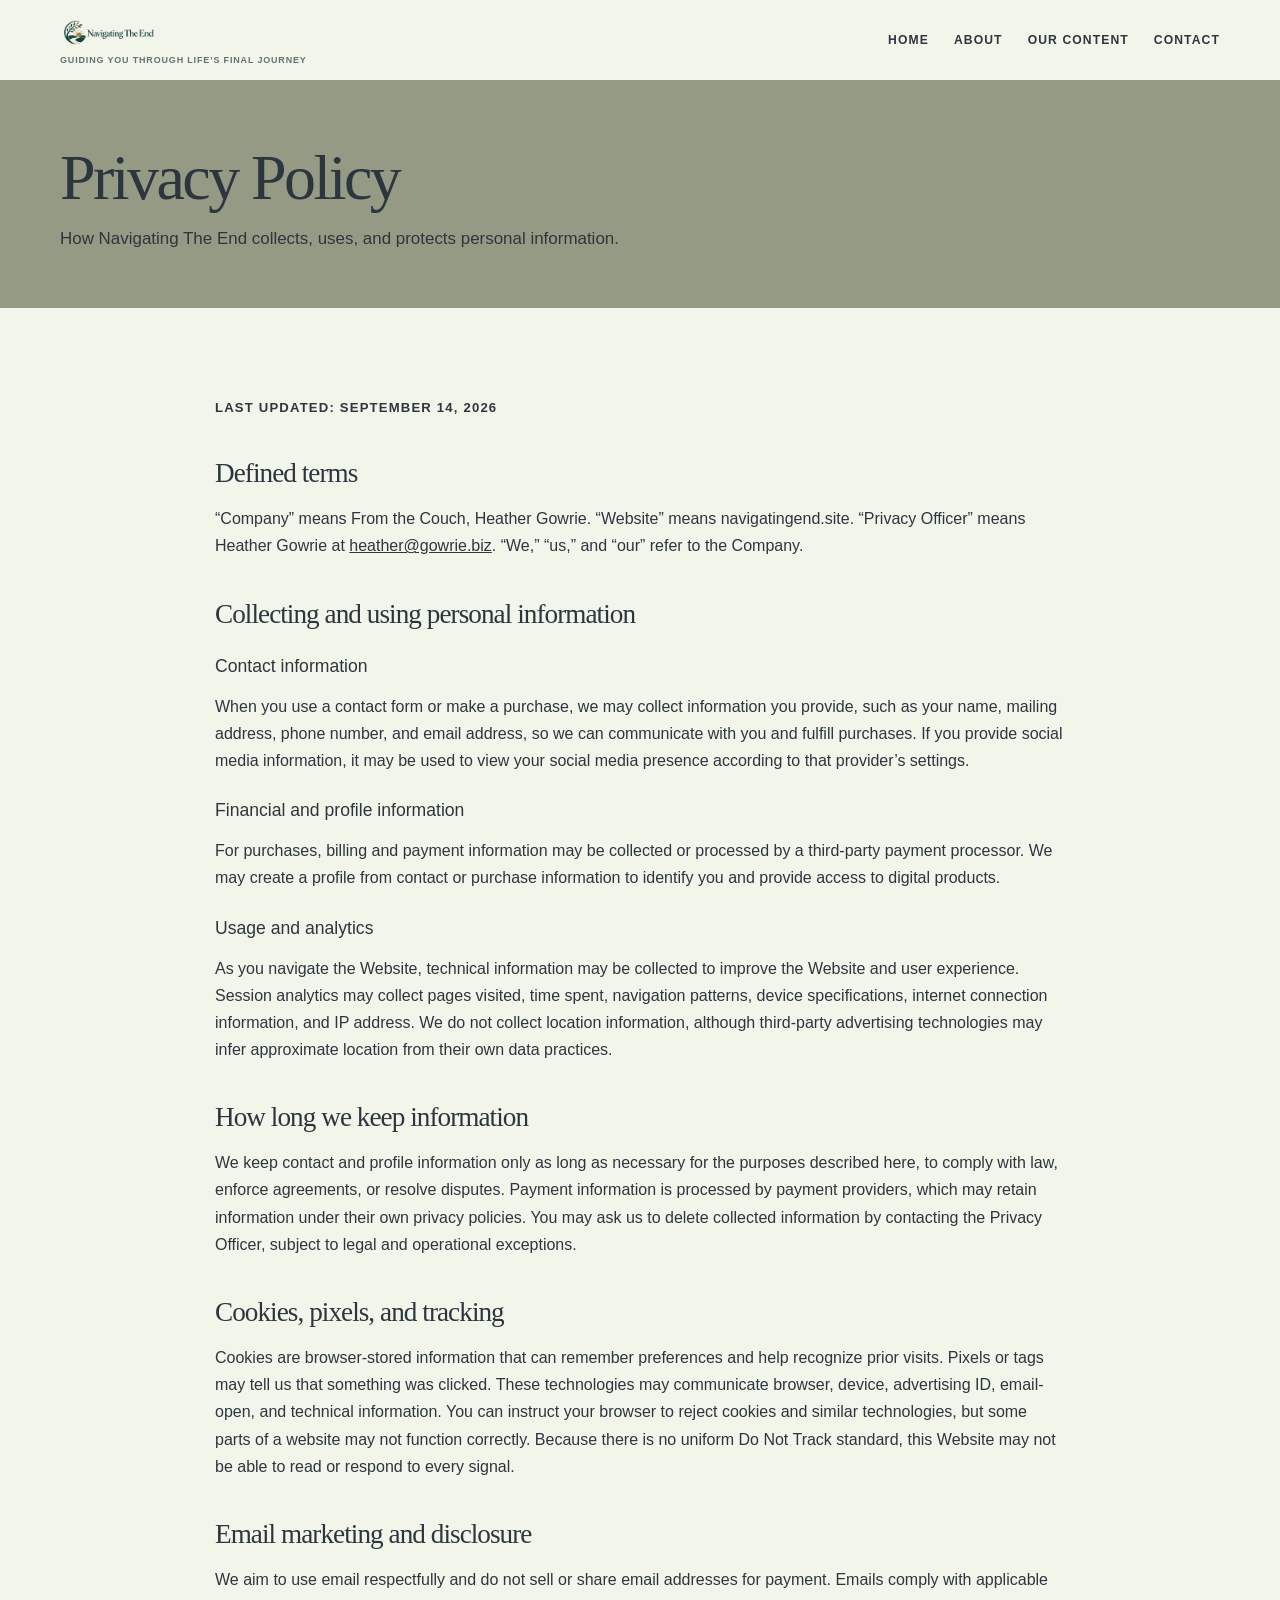
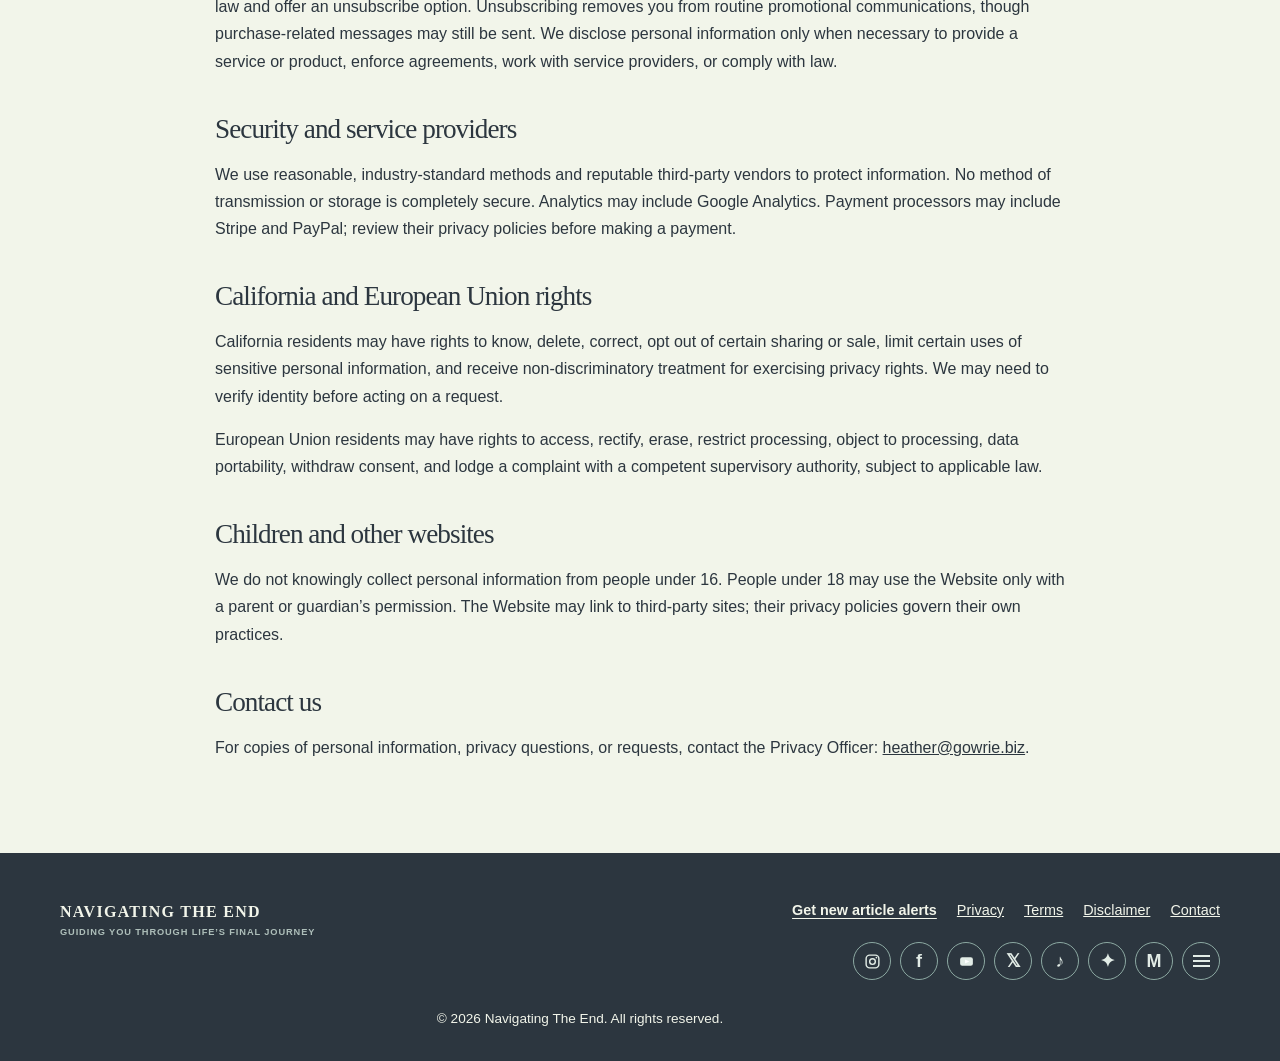
<file: public/privacy.html>
<!doctype html><html lang="en"><head><meta charset="utf-8"><meta name="viewport" content="width=device-width,initial-scale=1"><meta name="description" content="Privacy Policy for Navigating The End."><title>Privacy Policy | Navigating The End</title><link rel="stylesheet" href="style.css"></head><body><header class="site-header"><nav class="nav wrap"><a class="brand" href="index.html">NAVIGATING THE END</a><div class="nav-links"><a href="index.html">HOME</a><a href="about.html">ABOUT</a><a href="articles.html">OUR CONTENT</a><a href="contact.html">CONTACT</a></div></nav></header><main><header class="page-head"><div class="wrap"><h1>Privacy Policy</h1><p>How Navigating The End collects, uses, and protects personal information.</p></div></header><section class="section"><article class="wrap prose legal"><p class="last-updated">Last updated: <time datetime="2026-09-14">September 14, 2026</time></p><h2>Defined terms</h2><p>“Company” means From the Couch, Heather Gowrie. “Website” means navigatingend.site. “Privacy Officer” means Heather Gowrie at <a href="mailto:heather@gowrie.biz">heather@gowrie.biz</a>. “We,” “us,” and “our” refer to the Company.</p><h2>Collecting and using personal information</h2><h3>Contact information</h3><p>When you use a contact form or make a purchase, we may collect information you provide, such as your name, mailing address, phone number, and email address, so we can communicate with you and fulfill purchases. If you provide social media information, it may be used to view your social media presence according to that provider’s settings.</p><h3>Financial and profile information</h3><p>For purchases, billing and payment information may be collected or processed by a third-party payment processor. We may create a profile from contact or purchase information to identify you and provide access to digital products.</p><h3>Usage and analytics</h3><p>As you navigate the Website, technical information may be collected to improve the Website and user experience. Session analytics may collect pages visited, time spent, navigation patterns, device specifications, internet connection information, and IP address. We do not collect location information, although third-party advertising technologies may infer approximate location from their own data practices.</p><h2>How long we keep information</h2><p>We keep contact and profile information only as long as necessary for the purposes described here, to comply with law, enforce agreements, or resolve disputes. Payment information is processed by payment providers, which may retain information under their own privacy policies. You may ask us to delete collected information by contacting the Privacy Officer, subject to legal and operational exceptions.</p><h2>Cookies, pixels, and tracking</h2><p>Cookies are browser-stored information that can remember preferences and help recognize prior visits. Pixels or tags may tell us that something was clicked. These technologies may communicate browser, device, advertising ID, email-open, and technical information. You can instruct your browser to reject cookies and similar technologies, but some parts of a website may not function correctly. Because there is no uniform Do Not Track standard, this Website may not be able to read or respond to every signal.</p><h2>Email marketing and disclosure</h2><p>We aim to use email respectfully and do not sell or share email addresses for payment. Emails comply with applicable law and offer an unsubscribe option. Unsubscribing removes you from routine promotional communications, though purchase-related messages may still be sent. We disclose personal information only when necessary to provide a service or product, enforce agreements, work with service providers, or comply with law.</p><h2>Security and service providers</h2><p>We use reasonable, industry-standard methods and reputable third-party vendors to protect information. No method of transmission or storage is completely secure. Analytics may include Google Analytics. Payment processors may include Stripe and PayPal; review their privacy policies before making a payment.</p><h2>California and European Union rights</h2><p>California residents may have rights to know, delete, correct, opt out of certain sharing or sale, limit certain uses of sensitive personal information, and receive non-discriminatory treatment for exercising privacy rights. We may need to verify identity before acting on a request.</p><p>European Union residents may have rights to access, rectify, erase, restrict processing, object to processing, data portability, withdraw consent, and lodge a complaint with a competent supervisory authority, subject to applicable law.</p><h2>Children and other websites</h2><p>We do not knowingly collect personal information from people under 16. People under 18 may use the Website only with a parent or guardian’s permission. The Website may link to third-party sites; their privacy policies govern their own practices.</p><h2>Contact us</h2><p>For copies of personal information, privacy questions, or requests, contact the Privacy Officer: <a href="mailto:heather@gowrie.biz">heather@gowrie.biz</a>.</p></article></section></main><footer class="site-footer"><div class="wrap footer-grid"><a class="brand" href="index.html" >NAVIGATING THE END</a><div class="footer-links"><a href="privacy.html">Privacy Policy</a><a href="terms.html">Terms &amp; Conditions</a><a href="disclaimer.html">Disclaimer</a><a href="contact.html">Contact</a></div></div><div class="wrap copyright">© <span data-year></span> Navigating The End. All rights reserved.</div></footer><script src="script.js"></script></body></html>
</file>
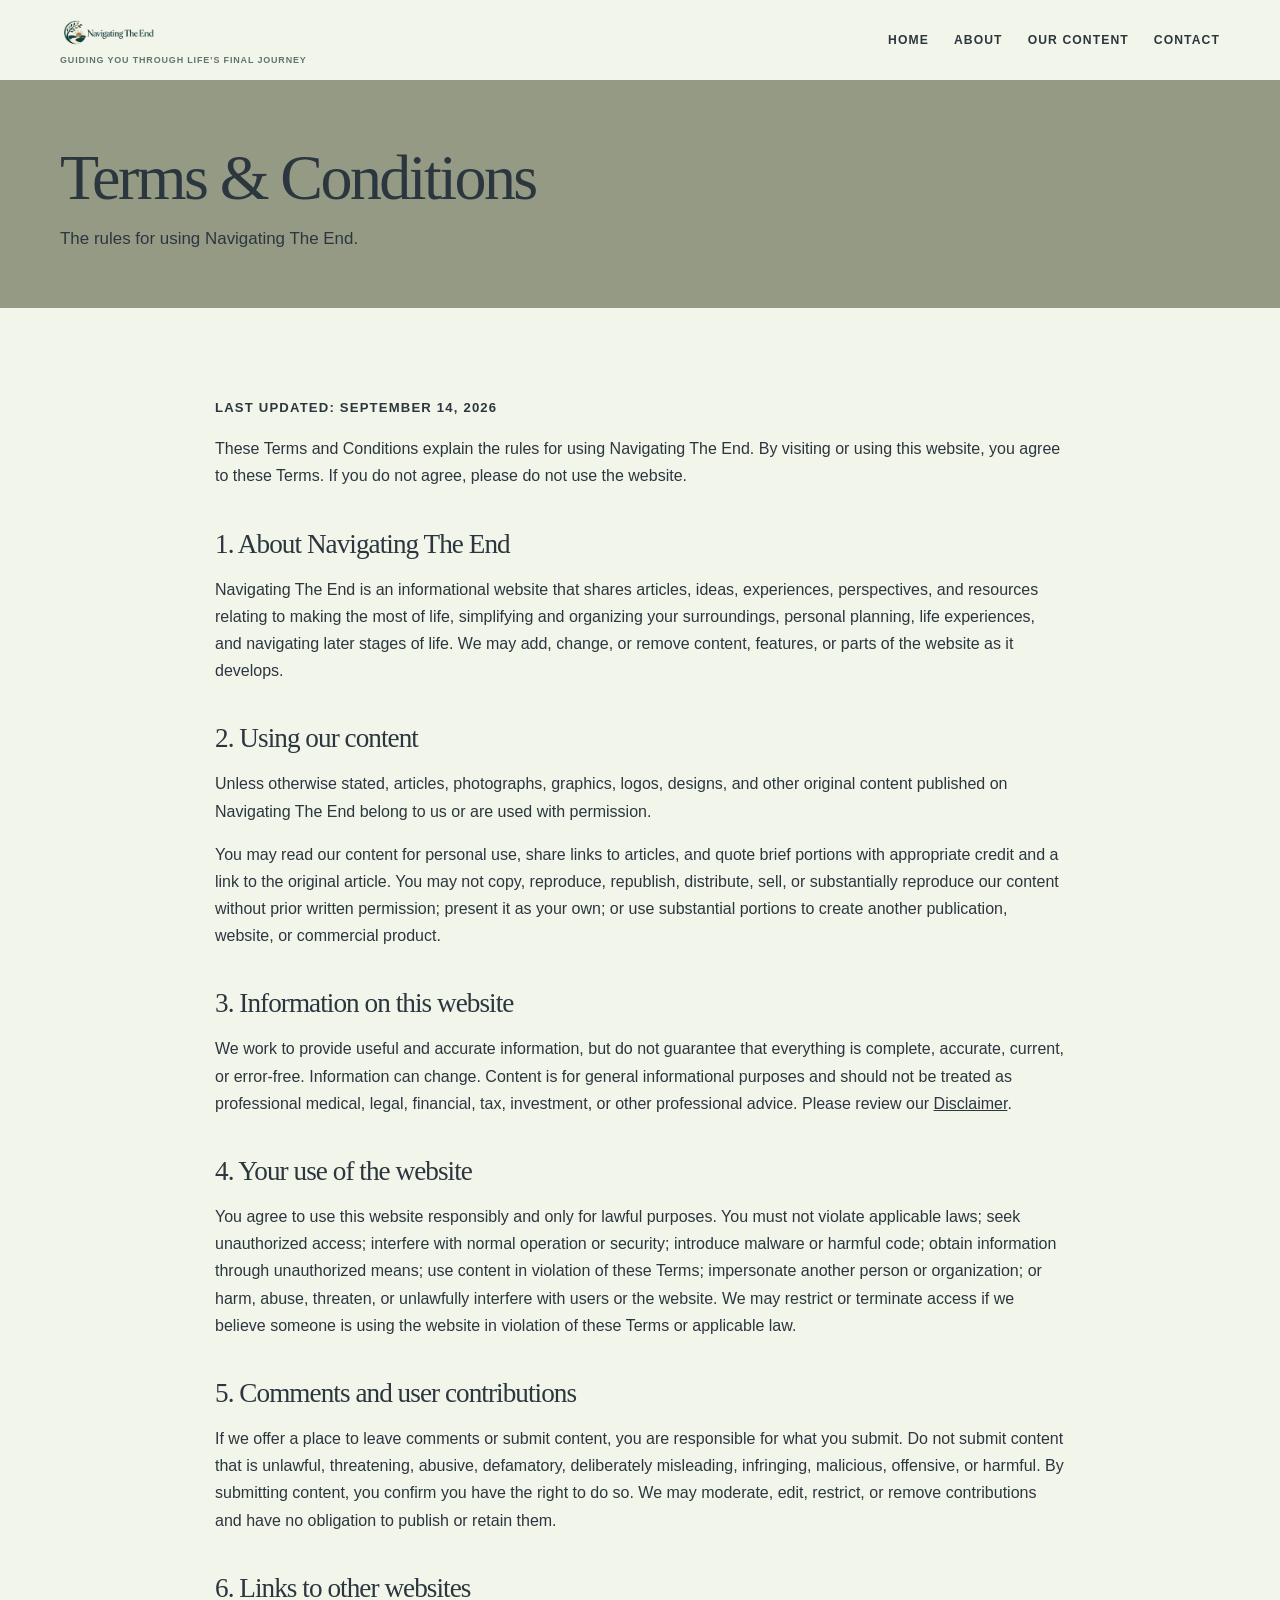
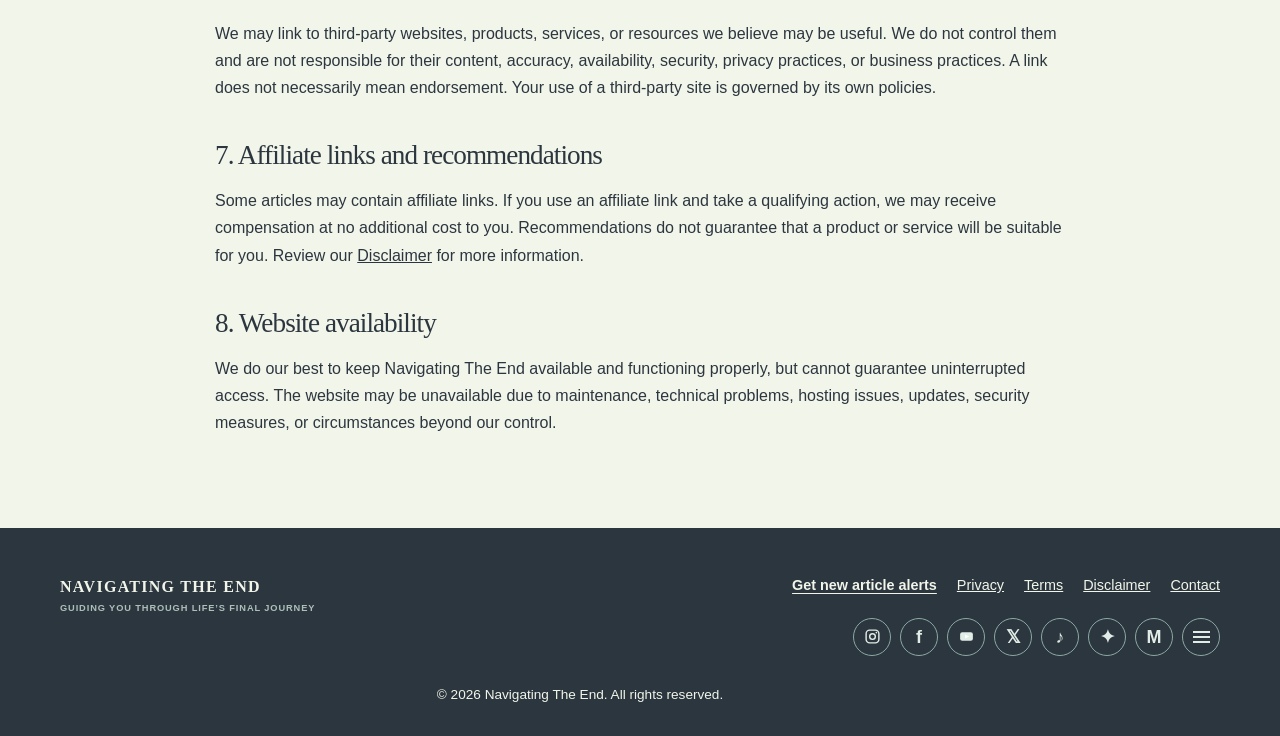
<file: public/terms.html>
<!doctype html><html lang="en"><head><meta charset="utf-8"><meta name="viewport" content="width=device-width,initial-scale=1"><meta name="description" content="Terms and Conditions for Navigating The End."><title>Terms &amp; Conditions | Navigating The End</title><link rel="stylesheet" href="style.css"></head><body><header class="site-header"><nav class="nav wrap"><a class="brand" href="index.html">NAVIGATING THE END</a><div class="nav-links"><a href="index.html">HOME</a><a href="about.html">ABOUT</a><a href="articles.html">OUR CONTENT</a><a href="contact.html">CONTACT</a></div></nav></header><main><header class="page-head"><div class="wrap"><h1>Terms &amp; Conditions</h1><p>The rules for using Navigating The End.</p></div></header><section class="section"><article class="wrap prose legal"><p class="last-updated">Last updated: September 14, 2026</p><p>These Terms and Conditions explain the rules for using Navigating The End. By visiting or using this website, you agree to these Terms. If you do not agree, please do not use the website.</p><h2>1. About Navigating The End</h2><p>Navigating The End is an informational website that shares articles, ideas, experiences, perspectives, and resources relating to making the most of life, simplifying and organizing your surroundings, personal planning, life experiences, and navigating later stages of life. We may add, change, or remove content, features, or parts of the website as it develops.</p><h2>2. Using our content</h2><p>Unless otherwise stated, articles, photographs, graphics, logos, designs, and other original content published on Navigating The End belong to us or are used with permission.</p><p>You may read our content for personal use, share links to articles, and quote brief portions with appropriate credit and a link to the original article. You may not copy, reproduce, republish, distribute, sell, or substantially reproduce our content without prior written permission; present it as your own; or use substantial portions to create another publication, website, or commercial product.</p><h2>3. Information on this website</h2><p>We work to provide useful and accurate information, but do not guarantee that everything is complete, accurate, current, or error-free. Information can change. Content is for general informational purposes and should not be treated as professional medical, legal, financial, tax, investment, or other professional advice. Please review our <a href="disclaimer.html">Disclaimer</a>.</p><h2>4. Your use of the website</h2><p>You agree to use this website responsibly and only for lawful purposes. You must not violate applicable laws; seek unauthorized access; interfere with normal operation or security; introduce malware or harmful code; obtain information through unauthorized means; use content in violation of these Terms; impersonate another person or organization; or harm, abuse, threaten, or unlawfully interfere with users or the website. We may restrict or terminate access if we believe someone is using the website in violation of these Terms or applicable law.</p><h2>5. Comments and user contributions</h2><p>If we offer a place to leave comments or submit content, you are responsible for what you submit. Do not submit content that is unlawful, threatening, abusive, defamatory, deliberately misleading, infringing, malicious, offensive, or harmful. By submitting content, you confirm you have the right to do so. We may moderate, edit, restrict, or remove contributions and have no obligation to publish or retain them.</p><h2>6. Links to other websites</h2><p>We may link to third-party websites, products, services, or resources we believe may be useful. We do not control them and are not responsible for their content, accuracy, availability, security, privacy practices, or business practices. A link does not necessarily mean endorsement. Your use of a third-party site is governed by its own policies.</p><h2>7. Affiliate links and recommendations</h2><p>Some articles may contain affiliate links. If you use an affiliate link and take a qualifying action, we may receive compensation at no additional cost to you. Recommendations do not guarantee that a product or service will be suitable for you. Review our <a href="disclaimer.html">Disclaimer</a> for more information.</p><h2>8. Website availability</h2><p>We do our best to keep Navigating The End available and functioning properly, but cannot guarantee uninterrupted access. The website may be unavailable due to maintenance, technical problems, hosting issues, updates, security measures, or circumstances beyond our control.</p></article></section></main><footer class="site-footer"><div class="wrap footer-grid"><a class="brand" href="index.html" >NAVIGATING THE END</a><div class="footer-links"><a href="privacy.html">Privacy Policy</a><a href="terms.html">Terms &amp; Conditions</a><a href="disclaimer.html">Disclaimer</a><a href="contact.html">Contact</a></div></div><div class="wrap copyright">© <span data-year></span> Navigating The End. All rights reserved.</div></footer><script src="script.js"></script></body></html>
</file>
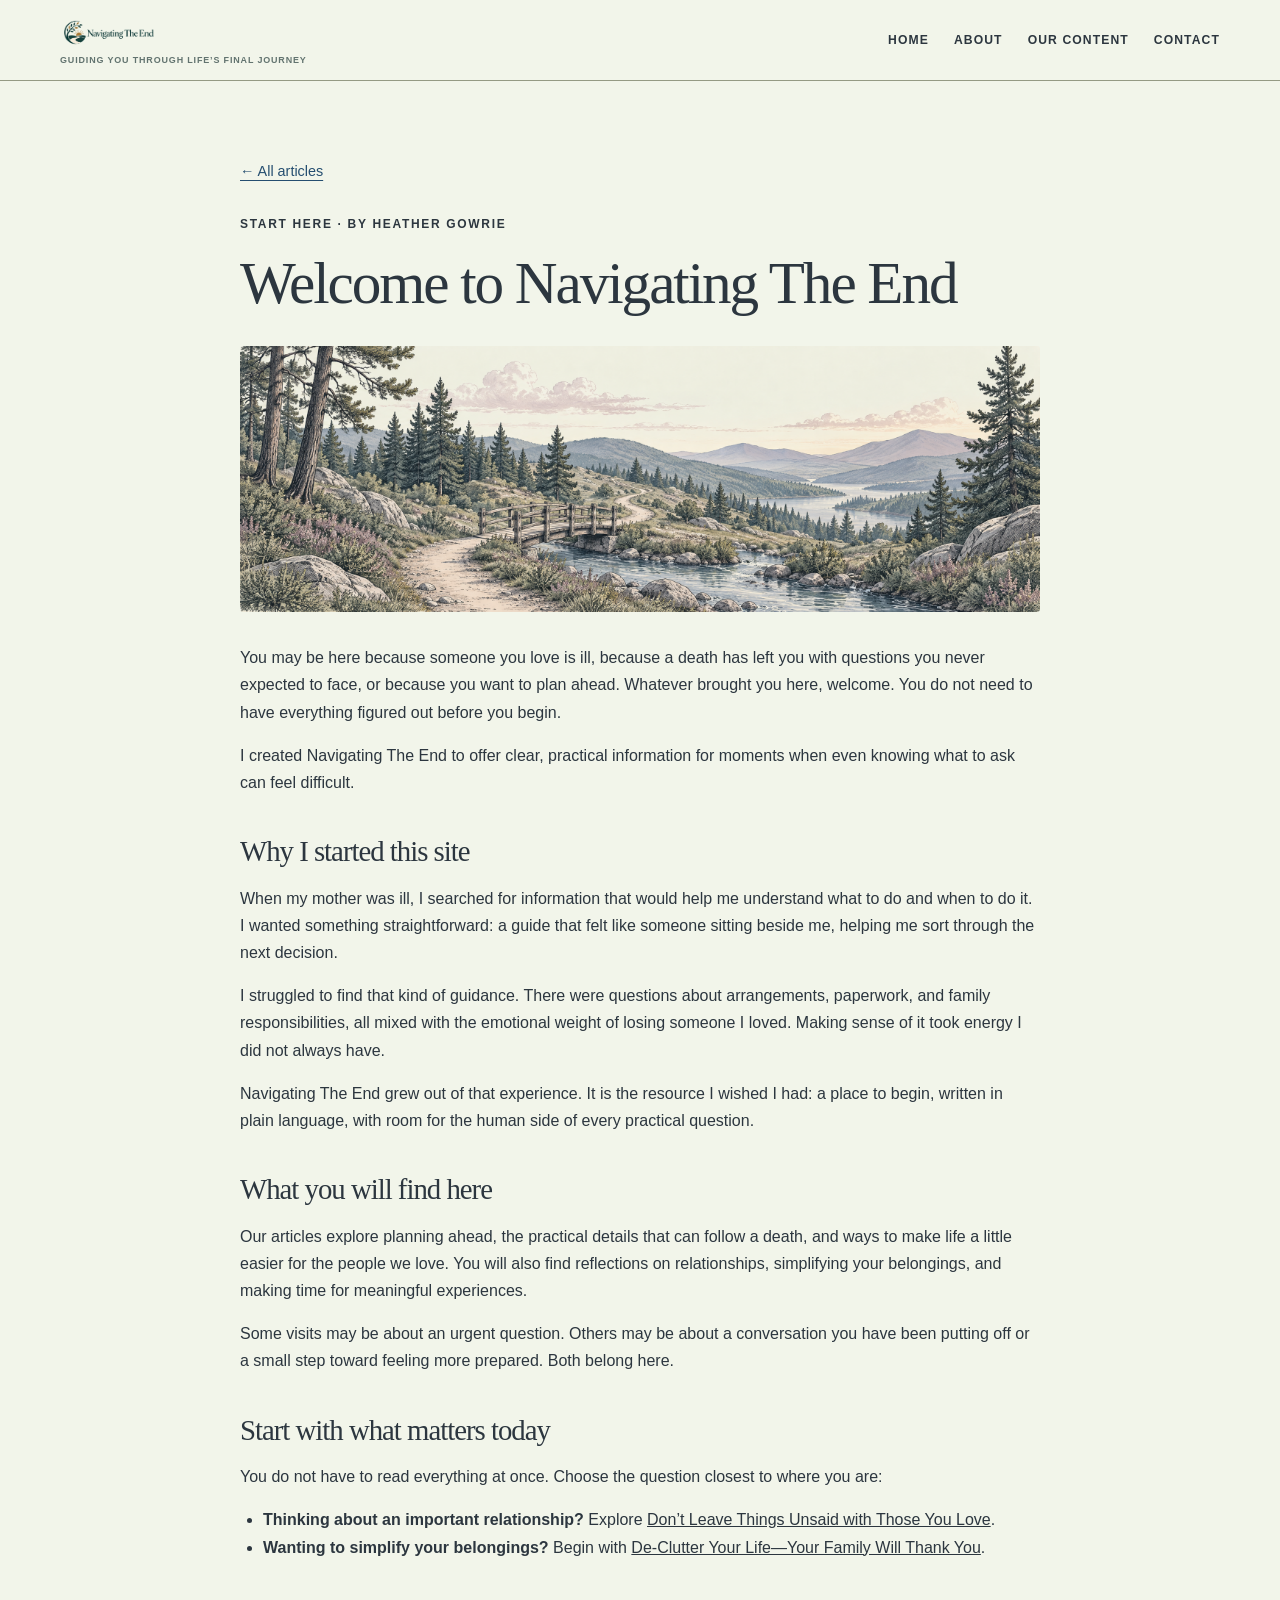
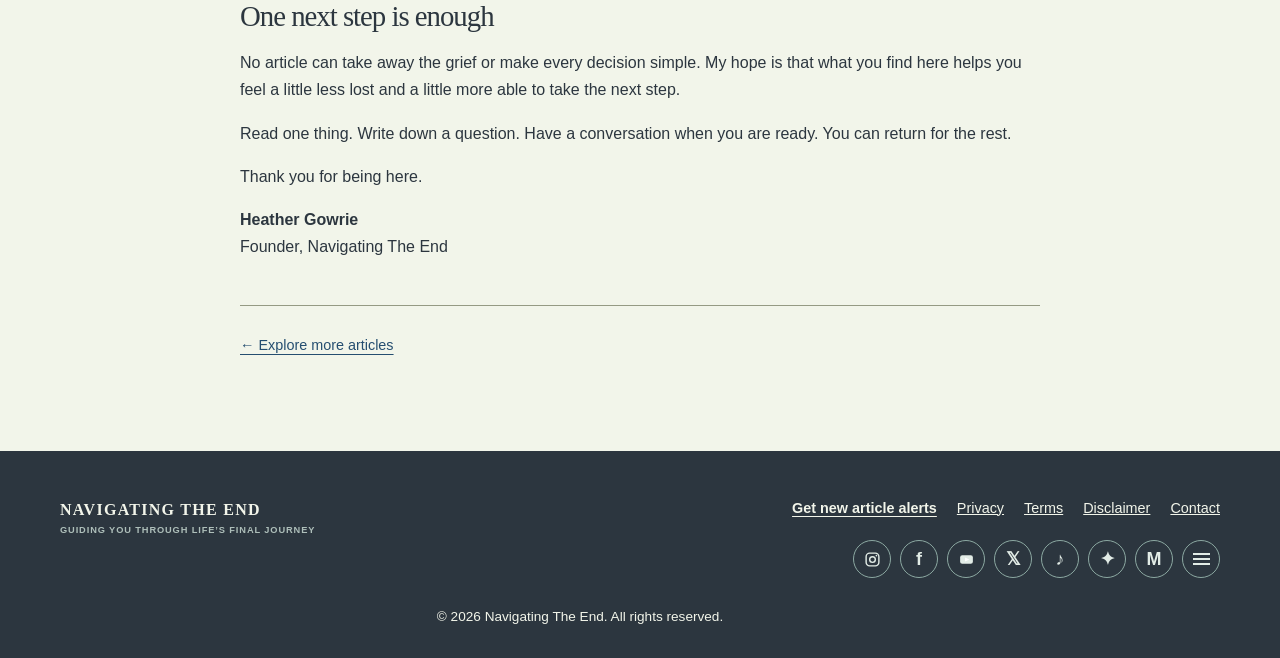
<file: public/welcome.html>
<!doctype html><html lang="en"><head><meta charset="utf-8"><meta name="viewport" content="width=device-width,initial-scale=1"><meta name="description" content="Meet Heather Gowrie and discover practical, compassionate articles about planning ahead, navigating loss, and making room for what matters."><title>Welcome to Navigating The End | Navigating The End</title><link rel="stylesheet" href="style.css"></head><body><header class="site-header"><nav class="nav wrap"><a class="brand" href="index.html">NAVIGATING THE END</a><div class="nav-links"><a href="index.html">HOME</a><a href="about.html">ABOUT</a><a href="articles.html">OUR CONTENT</a><a href="contact.html">CONTACT</a></div></nav></header><main><section class="section"><div class="wrap prose"><a class="back-link" href="articles.html">← All articles</a><article class="article-detail"><p class="eyebrow">Start here · By Heather Gowrie</p>
<h1>Welcome to Navigating The End</h1><figure class="article-illustration"><img src="assets/welcome-journey.png" alt="A winding path crosses a small wooden bridge over a peaceful stream, leading toward pine trees and distant hills." width="2172" height="724"></figure>
<p>You may be here because someone you love is ill, because a death has left you with questions you never expected to face, or because you want to plan ahead. Whatever brought you here, welcome. You do not need to have everything figured out before you begin.</p>
<p>I created Navigating The End to offer clear, practical information for moments when even knowing what to ask can feel difficult.</p>
<h2>Why I started this site</h2>
<p>When my mother was ill, I searched for information that would help me understand what to do and when to do it. I wanted something straightforward: a guide that felt like someone sitting beside me, helping me sort through the next decision.</p>
<p>I struggled to find that kind of guidance. There were questions about arrangements, paperwork, and family responsibilities, all mixed with the emotional weight of losing someone I loved. Making sense of it took energy I did not always have.</p>
<p>Navigating The End grew out of that experience. It is the resource I wished I had: a place to begin, written in plain language, with room for the human side of every practical question.</p>
<h2>What you will find here</h2>
<p>Our articles explore planning ahead, the practical details that can follow a death, and ways to make life a little easier for the people we love. You will also find reflections on relationships, simplifying your belongings, and making time for meaningful experiences.</p>
<p>Some visits may be about an urgent question. Others may be about a conversation you have been putting off or a small step toward feeling more prepared. Both belong here.</p>
<h2>Start with what matters today</h2>
<p>You do not have to read everything at once. Choose the question closest to where you are:</p>
<ul>

<li><strong>Thinking about an important relationship?</strong> Explore <a href="dont-leave-things-unsaid.html">Don’t Leave Things Unsaid with Those You Love</a>.</li>
<li><strong>Wanting to simplify your belongings?</strong> Begin with <a href="declutter-your-life.html">De-Clutter Your Life—Your Family Will Thank You</a>.</li>

</ul>
<h2>One next step is enough</h2>
<p>No article can take away the grief or make every decision simple. My hope is that what you find here helps you feel a little less lost and a little more able to take the next step.</p>
<p>Read one thing. Write down a question. Have a conversation when you are ready. You can return for the rest.</p>
<p>Thank you for being here.</p>
<p><strong>Heather Gowrie</strong><br>Founder, Navigating The End</p></article><p class="article-back"><a href="articles.html">← Explore more articles</a></p></div></section></main><footer class="site-footer"><div class="wrap footer-grid"><a class="brand" href="index.html" >NAVIGATING THE END</a><div class="footer-links"><a href="privacy.html">Privacy Policy</a><a href="terms.html">Terms &amp; Conditions</a><a href="disclaimer.html">Disclaimer</a><a href="contact.html">Contact</a></div></div><div class="wrap copyright">© <span data-year></span> Navigating The End. All rights reserved.</div></footer><script src="script.js"></script></body></html>
</file>
<file: public/style.css>
:root{--ink:#2c363f;--muted:#2c363f;--paper:#f2f5ea;--white:#fff;--line:#959a84;--forest:#254e70;--forest-deep:#254e70;--sage:#f2f5ea;--gold:#b99ead;--sand:#f2f5ea;--max:1160px}*{box-sizing:border-box}html{scroll-behavior:smooth}body{margin:0;background:var(--paper);color:var(--ink);font-family:Arial,Helvetica,sans-serif;font-size:16px;line-height:1.7}a{color:inherit}a:focus-visible,button:focus-visible{outline:3px solid var(--gold);outline-offset:3px}.wrap{width:min(var(--max),calc(100% - 48px));margin:auto}.site-header{position:sticky;top:0;z-index:10;background:rgba(255,255,255,.97);border-bottom:1px solid var(--line)}.nav{min-height:80px;display:flex;align-items:center;justify-content:space-between;gap:28px}.brand{text-decoration:none;font-family:Georgia,serif;font-size:1rem;font-weight:bold;letter-spacing:.08em;color:var(--forest)}.nav-links{display:flex;align-items:center;gap:25px;flex-wrap:wrap}.nav-links a{font-size:.76rem;font-weight:bold;letter-spacing:.09em;text-decoration:none}.nav-links a:hover,.nav-links a[aria-current=page]{color:var(--gold)}.hero{position:relative;padding:92px 0 86px;background:var(--forest-deep);color:#fff;overflow:hidden}.hero:before{position:absolute;inset:0;background:linear-gradient(115deg,rgba(255,255,255,.035),transparent 43%);content:""}.hero-grid{position:relative;display:grid;grid-template-columns:minmax(0,1.28fr) minmax(230px,.72fr);gap:72px;align-items:end}.eyebrow{margin:0 0 17px;color:var(--gold);font-size:.75rem;font-weight:bold;letter-spacing:.14em;text-transform:uppercase}.hero h1{max-width:810px;margin:0 0 25px;font:clamp(2.7rem,5.7vw,5.05rem)/1.02 Georgia,serif;letter-spacing:-.04em}.hero p{max-width:670px;margin:0;color:#f2f5ea;font-size:1.1rem}.hero-note{max-width:315px;padding:10px 0 10px 25px;border-left:1px solid #b99ead;color:#f2f5ea;font:1.32rem/1.35 Georgia,serif}.button{display:inline-flex;align-items:center;justify-content:center;margin-top:26px;padding:13px 20px;border:1px solid transparent;border-radius:1px;background:var(--gold);color:#2c363f!important;font-size:.9rem;font-weight:bold;text-decoration:none}.button:hover{background:#f2f5ea}.section{padding:76px 0}.section.alt{background:var(--sand)}.section h2,.legal h1{margin:0 0 16px;font:clamp(2rem,3.8vw,3.18rem)/1.1 Georgia,serif;letter-spacing:-.035em}.lead{max-width:735px;margin:0 0 35px;color:var(--muted);font-size:1.07rem}.path-grid{display:grid;grid-template-columns:repeat(3,1fr);gap:18px}.path{min-height:250px;padding:29px 27px 26px;border:1px solid var(--line);border-top:4px solid var(--forest);background:var(--white)}.path h3{margin:0 0 12px;font:1.48rem/1.22 Georgia,serif}.path p{margin:0;color:var(--muted)}.path a{display:inline-block;margin-top:20px;color:var(--forest);font-size:.92rem;font-weight:bold;text-underline-offset:4px}.quote{padding:74px 0;background:var(--sage)}.quote blockquote{max-width:900px;margin:0;font:clamp(1.7rem,3.6vw,3rem)/1.22 Georgia,serif}.quote cite{display:block;margin-top:21px;color:var(--muted);font-size:.76rem;font-style:normal;font-weight:bold;letter-spacing:.12em;text-transform:uppercase}.guide{display:grid;grid-template-columns:minmax(260px,.72fr) minmax(0,1fr);gap:58px;align-items:stretch}.guide-card{display:flex;min-height:360px;padding:35px;color:#fff;background:var(--forest);flex-direction:column;justify-content:flex-end}.guide-card span{color:#f2f5ea;font-size:.74rem;font-weight:bold;letter-spacing:.13em;text-transform:uppercase}.guide-card strong{margin-top:13px;font:2.35rem/1.08 Georgia,serif}.guide p{margin:0 0 20px;color:var(--muted);font-size:1.03rem}.guide h2{margin-top:0}.page-head{padding:65px 0 54px;background:var(--sage)}.page-head h1{margin:0;font:clamp(2.7rem,5vw,4.3rem)/1 Georgia,serif;letter-spacing:-.04em}.page-head p{max-width:690px;margin:15px 0 0;color:#2c363f;font-size:1.06rem}.prose{max-width:800px}.prose h2{margin:51px 0 15px;font:2rem/1.15 Georgia,serif}.prose h3{margin:29px 0 9px;font:1.32rem/1.25 Georgia,serif}.prose p,.prose li{color:#2c363f}.prose ul{padding-left:23px}.note{margin:29px 0;padding:18px 21px;border-left:4px solid var(--gold);background:#f2f5ea}.article-grid{display:grid;grid-template-columns:repeat(2,1fr);gap:18px}.article-card{display:flex;min-height:245px;padding:28px;border:1px solid var(--line);background:#fff;flex-direction:column}.article-card .tag{color:var(--forest);font-size:.72rem;font-weight:bold;letter-spacing:.12em;text-transform:uppercase}.article-card h2{margin:12px 0;font:1.68rem/1.16 Georgia,serif}.article-card p{margin:0;color:var(--muted)}.article-card a{margin-top:auto;padding-top:20px;color:var(--forest);font-size:.92rem;font-weight:bold}.article-full{margin-top:50px;padding-top:46px;border-top:1px solid var(--line)}.article-full:first-of-type{margin-top:0}.article-full h2{font:2.3rem/1.12 Georgia,serif}.article-full h3{font:1.48rem/1.2 Georgia,serif}.table-wrap{overflow:auto}.article-full table{width:100%;border-collapse:collapse;font-size:.92rem}.article-full th,.article-full td{padding:12px;border:1px solid var(--line);text-align:left;vertical-align:top}.article-full th{background:var(--sage)}.legal{max-width:850px}.legal h2{margin:39px 0 10px;font:1.7rem Georgia,serif}.legal h3{margin:26px 0 6px;font:1.1rem Arial,sans-serif}.last-updated{color:var(--muted);font-size:.82rem;font-weight:bold;letter-spacing:.09em;text-transform:uppercase}.contact-box{max-width:720px;padding:37px;border:1px solid var(--line);background:#fff}.site-footer{padding:45px 0 30px;background:#2c363f;color:#f2f5ea}.footer-grid{display:flex;align-items:flex-start;justify-content:space-between;gap:30px}.footer-links{display:flex;flex-wrap:wrap;gap:12px 20px}.footer-links a{color:#f2f5ea;font-size:.9rem}.copyright{margin:27px 0 0;color:#f2f5ea;font-size:.85rem;text-align:center}@media(max-width:820px){.wrap{width:min(var(--max),calc(100% - 32px))}.site-header{position:static}.nav{min-height:unset;padding:15px 0;align-items:flex-start;flex-direction:column;gap:10px}.nav-links{gap:11px 17px}.hero{padding:66px 0}.hero-grid,.guide{grid-template-columns:1fr;gap:28px}.hero-note{max-width:none}.path-grid,.article-grid{grid-template-columns:1fr}.section{padding:57px 0}.guide-card{min-height:250px}.footer-grid{flex-direction:column}}

/* Brand palette: cream #F2F5EA, mauve #B99EAD, sage #959A84, blue #254E70, charcoal #2C363F. */
.site-header{background:var(--paper)}
.eyebrow,.nav-links a:hover,.nav-links a[aria-current=page]{color:var(--forest)}
.hero .eyebrow{color:var(--paper)}
.button{background:var(--paper);color:var(--forest)!important;border-color:var(--forest)}
.button:hover{background:var(--forest);color:var(--paper)!important}
.hero .button{border-color:var(--paper)}
.hero .button:hover{background:var(--paper);color:var(--forest)!important;box-shadow:0 0 0 3px var(--gold)}
.quote,.page-head{background:#959a84}
.path{border-top-color:var(--gold)}
.guide-card{border-top:8px solid var(--gold)}
.site-footer .brand{color:var(--paper)}

/* Illustrated home page */
.home{background:#f2f5ea}.home .site-header{position:relative;border:0;background:#f2f5ea}.home .nav{min-height:105px;max-width:1320px}.home .brand{letter-spacing:-.035em;font-size:1.5rem;line-height:1.1}.home .brand small{display:block;margin-top:8px;font:8px/1.3 Arial,sans-serif;letter-spacing:.17em}.home .nav-links a{font-size:.66rem;letter-spacing:.035em}.home .nav-links a:last-child{background:#b99ead;border:1px solid #2c363f;border-radius:30px;padding:8px 19px;color:#2c363f;box-shadow:2px 2px 0 #2c363f}.journey-hero{position:relative;text-align:center;overflow:hidden;padding-top:27px}.journey-copy{position:relative;z-index:1;padding:0 24px}.journey-copy .eyebrow{font-size:.65rem;letter-spacing:.17em;margin-bottom:15px}.journey-copy h1{font:clamp(3rem,6.6vw,6.25rem)/.98 Georgia,serif;letter-spacing:-.055em;font-weight:400;margin:0 auto 23px;color:#2c363f}.journey-copy>p:not(.eyebrow){font-size:1rem;line-height:1.65;margin:0;color:#2c363f}.home .button{border-radius:30px;padding:10px 23px;background:#b99ead;color:#2c363f!important;border:1px solid #2c363f;box-shadow:3px 3px 0 #2c363f;font-size:.8rem;margin-top:21px;gap:25px;transition:transform .2s,box-shadow .2s}.home .button:hover{transform:translateY(-2px);box-shadow:4px 5px 0 #2c363f}.home .button span{font-size:1.6rem;line-height:1}.journey-landscape{display:block;width:100%;height:auto;margin-top:-5px;mix-blend-mode:multiply}.journey-caption{padding:9px 24px 34px}.journey-caption span{font:italic 1.35rem Georgia,serif}.journey-caption p{font-size:.8rem;margin:7px 0 0}.home .section{border-top:1px solid #959a8460}.home .section>.wrap>.eyebrow,.home .section>.wrap>h2,.home .section>.wrap>.lead{text-align:center;margin-left:auto;margin-right:auto}.home .path{background:transparent;border:0;border-top:1px solid #959a84;padding:30px 20px}.home .quote{background:#959a8433;text-align:center}.home .quote blockquote{margin:auto}.home .guide-card{background:#254e70;border-radius:120px 120px 3px 3px;border-top:0}.home .site-footer{background:#2c363f}
@media(max-width:820px){.home .nav{padding:22px 0;align-items:center;gap:22px}.home .nav-links{justify-content:center;gap:12px}.journey-hero{padding-top:24px}.journey-copy h1{font-size:clamp(2.8rem,9vw,4.4rem)}.journey-landscape{width:150%;max-width:none;margin-left:-25%;margin-top:15px}.journey-caption{padding-top:20px}.desktop-break{display:none}.home .brand{text-align:center}}
.home .journey-landscape{mask-image:linear-gradient(to bottom,transparent 0%,#000 12%,#000 92%,transparent 100%);-webkit-mask-image:linear-gradient(to bottom,transparent 0%,#000 12%,#000 92%,transparent 100%)}

.back-link,.article-back a{color:var(--forest);font-size:.9rem;text-underline-offset:4px}.article-detail{padding-top:30px}.article-detail h1{font:clamp(2.3rem,5vw,3.7rem)/1.08 Georgia,serif;letter-spacing:-.035em;margin:0 0 30px}.article-detail h2{font:1.8rem/1.2 Georgia,serif;margin:38px 0 14px}.article-detail table{width:100%;border-collapse:collapse;font-size:.92rem}.article-detail th,.article-detail td{padding:12px;border:1px solid var(--line);text-align:left;vertical-align:top}.article-detail th{background:var(--sage)}.article-back{margin-top:45px;padding-top:25px;border-top:1px solid var(--line)}

.article-illustration{margin:0 0 32px}.article-illustration img{display:block;width:100%;height:auto;border-radius:3px}

/* Footer navigation above a separate, right-aligned social row. */
.site-footer .footer-links{display:flex;flex-wrap:wrap;justify-content:flex-end;margin-left:auto}
.site-footer .footer-links .footer-social{display:flex;flex-basis:100%;width:100%;justify-content:flex-end;margin-top:8px}
.site-footer .footer-social .social-icons{justify-content:flex-end}
@media(max-width:820px){.site-footer .footer-links{width:100%;justify-content:flex-end;margin-left:auto}}

/* Shared newsletter invitation */
.newsletter-trigger{padding:0;border:0;background:transparent;color:#f2f5ea;font:700 .9rem/1.7 Arial,sans-serif;text-decoration:underline;text-underline-offset:3px;cursor:pointer}.newsletter-trigger:hover{color:#fff}.newsletter-dialog{width:min(540px,calc(100% - 32px));padding:0;border:1px solid var(--ink);border-radius:3px;background:var(--paper);color:var(--ink);box-shadow:10px 12px 0 rgba(44,54,63,.28);overflow:visible}.newsletter-dialog::backdrop{background:rgba(29,38,45,.68);backdrop-filter:blur(2px)}.newsletter-dialog[open]{animation:newsletter-in .22s ease-out}.newsletter-dialog>p,.newsletter-dialog>h2,.newsletter-dialog>a,.newsletter-dialog>.newsletter-later,.newsletter-dialog>.newsletter-mark{margin-left:48px;margin-right:48px}.newsletter-dialog .eyebrow{margin-top:8px;margin-bottom:13px}.newsletter-dialog h2{margin-top:0;margin-bottom:16px;font:clamp(2rem,6vw,3.15rem)/1.04 Georgia,serif;letter-spacing:-.04em}.newsletter-dialog #newsletter-description{margin-top:0;margin-bottom:3px;color:var(--muted);font-size:1rem;line-height:1.65}.newsletter-dialog .newsletter-mark{display:grid;width:54px;height:54px;margin-top:42px;margin-bottom:22px;border-radius:50%;background:var(--forest);color:var(--paper);font:2rem/1 Georgia,serif;place-items:center}.newsletter-dialog .newsletter-cta{display:flex;margin-top:25px;border-radius:30px;background:var(--gold);border-color:var(--ink);box-shadow:3px 3px 0 var(--ink);color:var(--ink)!important;gap:18px}.newsletter-dialog .newsletter-cta:hover{background:var(--forest);color:var(--paper)!important}.newsletter-dialog .newsletter-later{display:block;margin-top:18px;margin-bottom:38px;padding:4px 0;border:0;background:transparent;color:var(--muted);font:700 .85rem/1.4 Arial,sans-serif;text-decoration:underline;text-underline-offset:3px;cursor:pointer}.newsletter-close{position:absolute;top:16px;right:18px;width:38px;height:38px;padding:0;border:0;border-radius:50%;background:transparent;color:var(--ink);font:400 2rem/1 Arial,sans-serif;cursor:pointer}.newsletter-close:hover{background:rgba(37,78,112,.1)}body:has(.newsletter-dialog[open]){overflow:hidden}@keyframes newsletter-in{from{opacity:0;transform:translateY(12px) scale(.98)}to{opacity:1;transform:none}}@media(max-width:560px){.newsletter-dialog>p,.newsletter-dialog>h2,.newsletter-dialog>a,.newsletter-dialog>.newsletter-later,.newsletter-dialog>.newsletter-mark{margin-left:26px;margin-right:26px}.newsletter-dialog .newsletter-mark{margin-top:30px;margin-bottom:18px}.newsletter-dialog .newsletter-later{margin-bottom:27px}.newsletter-dialog .newsletter-cta{padding:12px 16px}}@media(prefers-reduced-motion:reduce){.newsletter-dialog[open]{animation:none}}

/* Latest article feature */
.latest-story{padding:80px 0 72px;border-top:1px solid #959a8460}
.latest-story-grid{display:grid;grid-template-columns:minmax(0,.95fr) minmax(0,1.05fr);gap:clamp(30px,5vw,68px);align-items:center}
.latest-story-image{margin:0;overflow:hidden;border-radius:120px 120px 3px 3px;background:#959a84}
.latest-story-image img{display:block;width:100%;height:auto}
.latest-story-copy{max-width:560px}
.latest-story-copy h2{margin:0 0 18px;font:clamp(2rem,4vw,3.55rem)/1.06 Georgia,serif;letter-spacing:-.04em}
.latest-story-copy p:not(.eyebrow){margin:0;color:var(--muted);font-size:1.05rem}
.home .latest-story .button{margin-top:24px}
@media(max-width:820px){.latest-story{padding:58px 0}.latest-story-grid{grid-template-columns:1fr;gap:30px}.latest-story-image{max-width:570px}.latest-story-copy h2{font-size:clamp(2rem,8vw,3rem)}}
</file>
